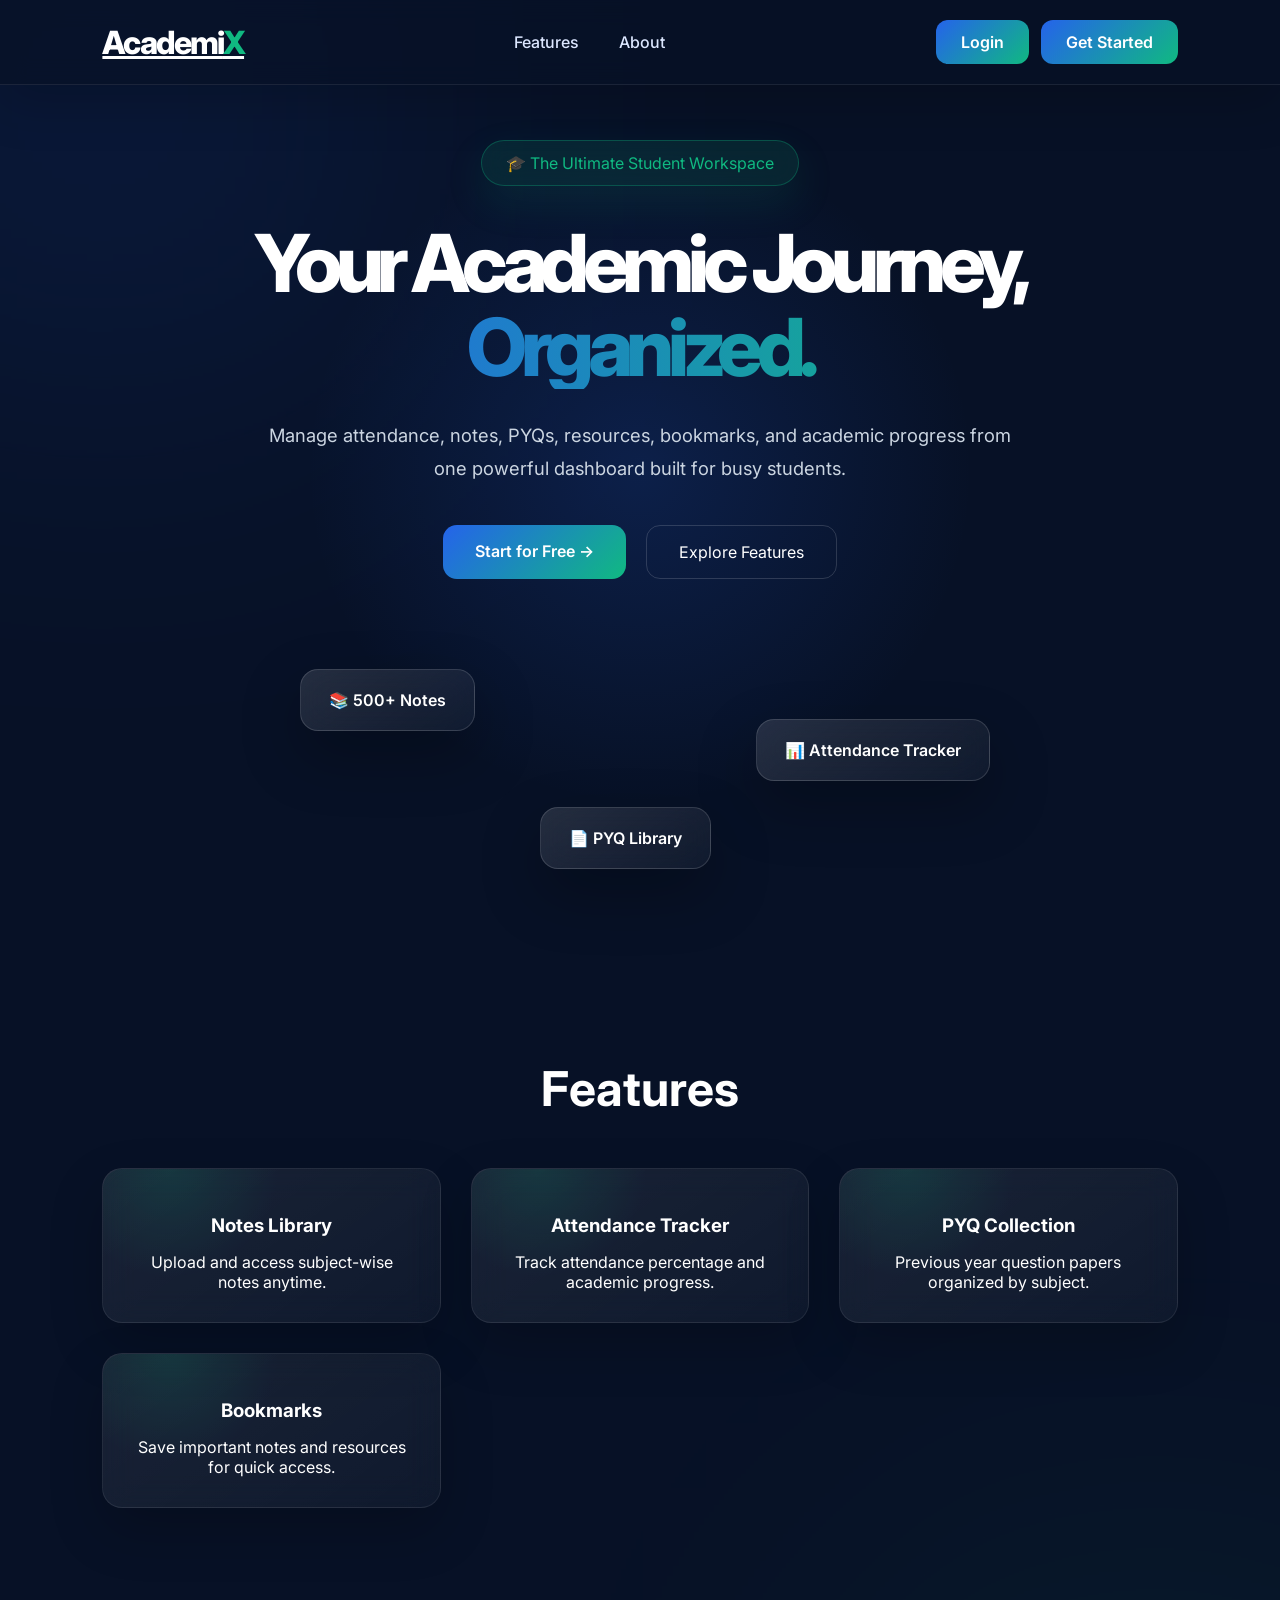
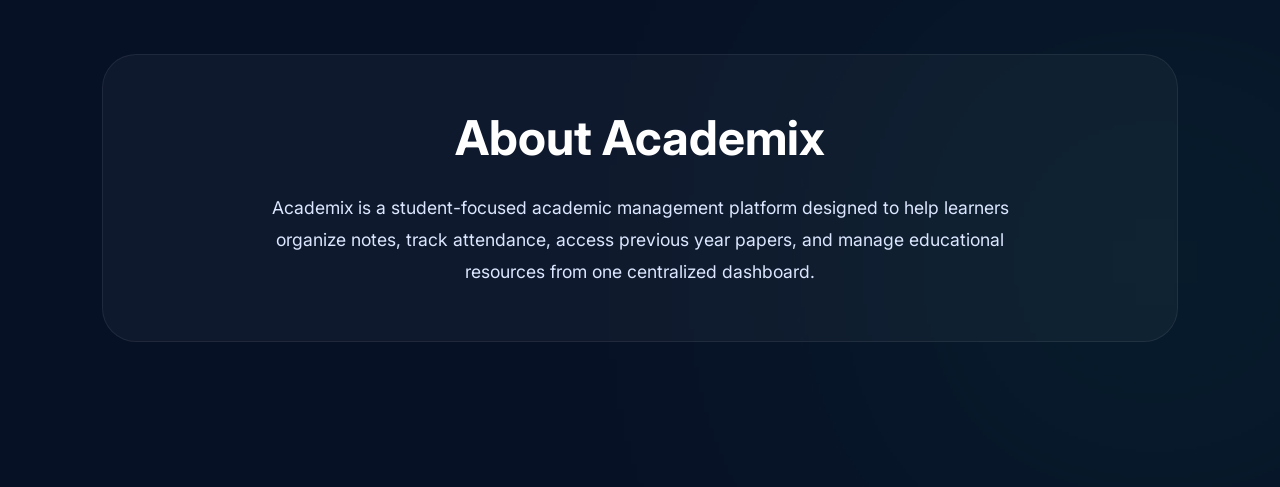
<file: index.html>
<!DOCTYPE html>
<html lang="en">
<head>
    <meta charset="UTF-8">
    <meta name="viewport" content="width=device-width, initial-scale=1.0">
    <meta
        name="description"
        content="Academix helps students manage notes, attendance, resources, bookmarks, and academic progress in one place."
    >
    <title>Academix</title>
    <link rel="stylesheet" href="css/style.css">
</head>
<body class="home-page">
    <header class="navbar">
        <a class="logo" href="index.html" aria-label="Academix home">
            Academi<span style="color:#10B981;">X</span>
        </a>

        <nav aria-label="Primary">
            <ul class="nav-links">
                <li><a href="#features">Features</a></li>
                <li><a href="#about">About</a></li>
            </ul>
        </nav>

        <div class="nav-actions">
            <a href="login.html" class="login-btn">Login</a>
            <a href="signup.html" class="signup-btn">Get Started</a>
        </div>
    </header>

    <main>
        <section class="hero">
            <div class="badge">🎓 The Ultimate Student Workspace</div>

            <h1>
                Your Academic Journey,
                <span>Organized.</span>
            </h1>

            <p>
                Manage attendance, notes, PYQs, resources, bookmarks, and academic progress
                from one powerful dashboard built for busy students.
            </p>

            <div class="hero-buttons">
                <a href="signup.html" class="primary-btn">Start for Free →</a>
                <a href="#features" class="secondary-btn">Explore Features</a>
            </div>

            <div class="floating-container" aria-hidden="true">
                <div class="card card1">📚 500+ Notes</div>
                <div class="card card2">📊 Attendance Tracker</div>
                <div class="card card3">📄 PYQ Library</div>
            </div>
        </section>

        <section id="features" class="features">
            <h2>Features</h2>

            <div class="feature-grid">
                <article class="feature-card">
                    <h3>Notes Library</h3>
                    <p>Upload and access subject-wise notes anytime.</p>
                </article>

                <article class="feature-card">
                    <h3>Attendance Tracker</h3>
                    <p>Track attendance percentage and academic progress.</p>
                </article>

                <article class="feature-card">
                    <h3>PYQ Collection</h3>
                    <p>Previous year question papers organized by subject.</p>
                </article>

                <article class="feature-card">
                    <h3>Bookmarks</h3>
                    <p>Save important notes and resources for quick access.</p>
                </article>
            </div>
        </section>

        <section id="about" class="about">
            <h2>About Academix</h2>

            <p>
                Academix is a student-focused academic management platform designed to help learners
                organize notes, track attendance, access previous year papers, and manage educational
                resources from one centralized dashboard.
            </p>
        </section>
    </main>
    <script src="js/storage.js"></script>
    <script>
        document.addEventListener("DOMContentLoaded", showPendingAppMessage);
    </script>
</body>
</html>
</file>
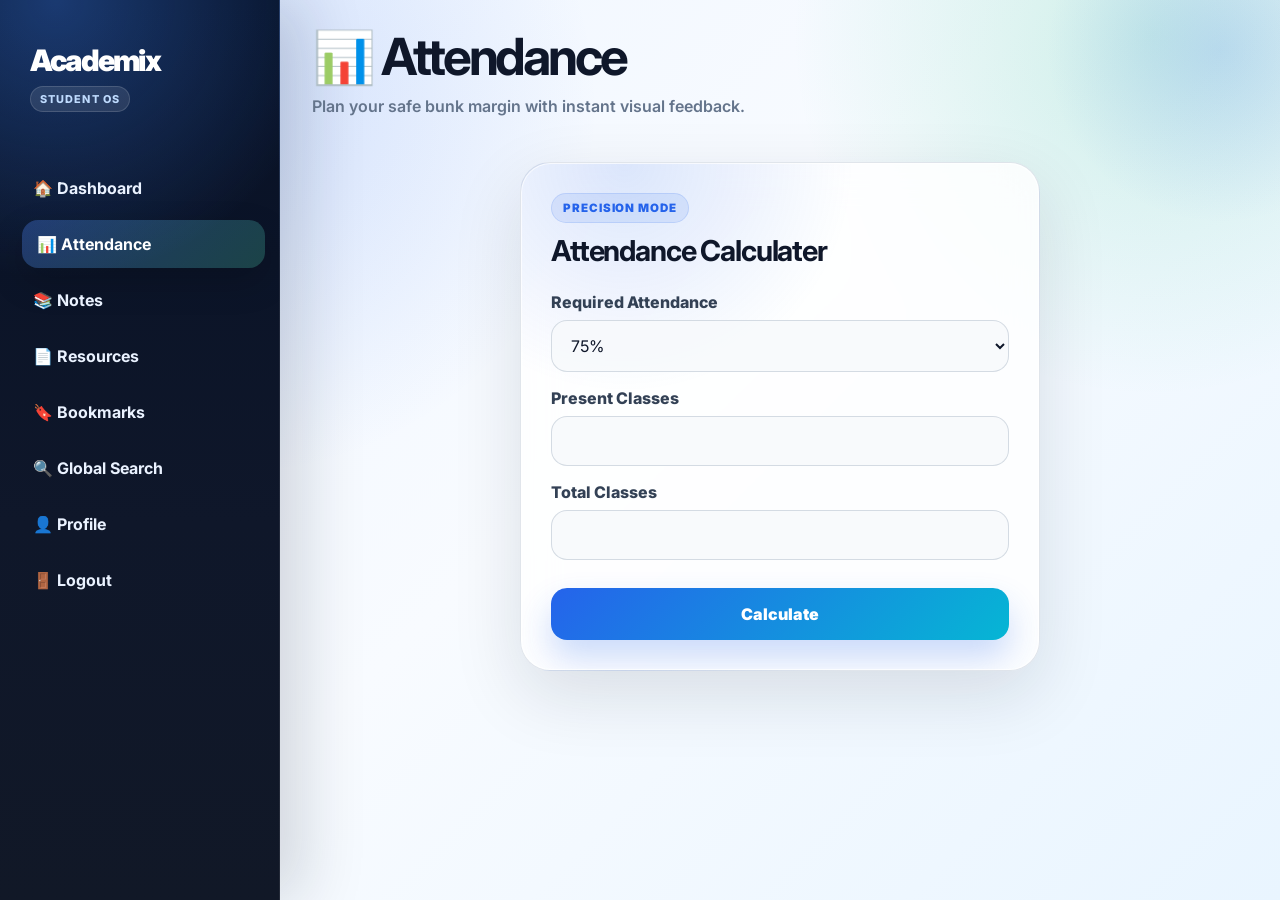
<file: attendance.html>
<!DOCTYPE html>
<html lang="en">
<head>
    <meta charset="UTF-8">
    <meta name="viewport" content="width=device-width, initial-scale=1.0">
    <title>Attendance - Academix</title>
    <link rel="stylesheet" href="css/style.css">
    <link rel="stylesheet" href="css/sidebar.css">
    <link rel="stylesheet" href="css/attendance.css">
    <link rel="stylesheet" href="css/responsive.css">
</head>
<body>

<div id="sidebar-mount"></div>

<div class="attendance-container">

    <div class="page-header">
        <h1>📊 Attendance</h1>
    </div>

    <div class="attendance-card" id="singleSubject">

        <h2>Attendance Calculater</h2>

        <div class="input-group">
            <label>Required Attendance</label>
            <select id="requiredPercentage">
                <option value="75">75%</option>
                <option value="80">80%</option>
                <option value="85">85%</option>
                <option value="90">90%</option>
            </select>
        </div>

        <div class="input-group">
            <label>Present Classes</label>
            <input type="number" id="presentClasses">
        </div>

        <div class="input-group">
            <label>Total Classes</label>
            <input type="number" id="totalClasses">
        </div>

        <button class="calculate-btn" type="button">
            Calculate
        </button>

        <div class="result-box" id="resultBox" style="display:none;">
            <p id="currentAttendance"></p>
            <p id="bunkResult"></p>
        </div>

    </div>

</div>

<script src="js/storage.js"></script>
<script src="js/attendance.js"></script>
<script src="js/sidebar.js"></script>
<script src="js/theme.js"></script>

</body>
</html>
</file>
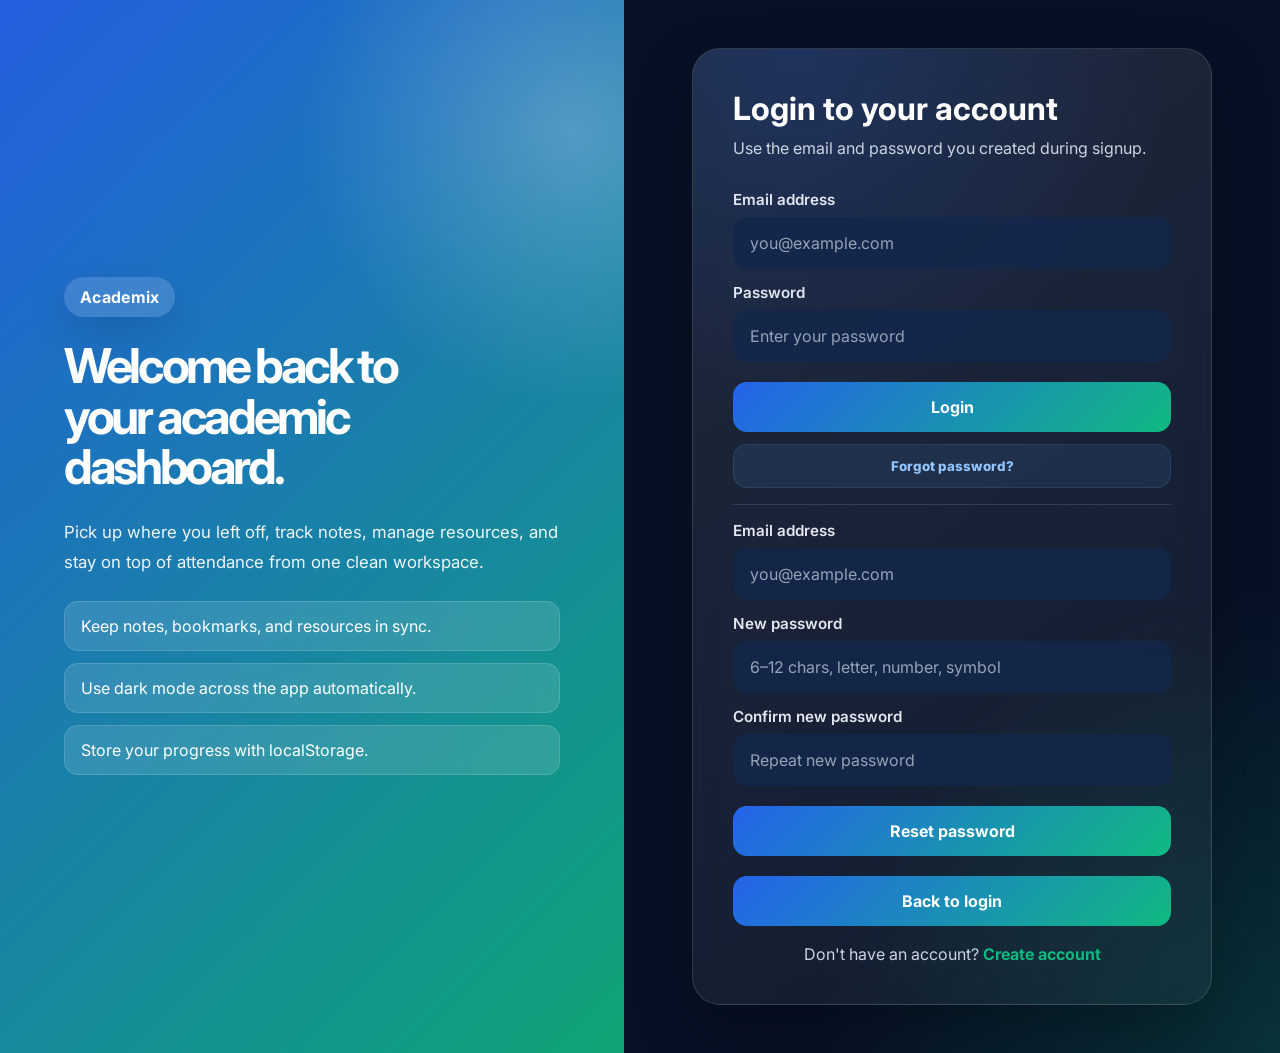
<file: bookmarks.html>
<!DOCTYPE html>
<html lang="en">
<head>
    <meta charset="UTF-8">
    <meta name="viewport" content="width=device-width, initial-scale=1.0">
    <title>Bookmarks - Academix</title>

    <link rel="stylesheet" href="css/style.css">
    <link rel="stylesheet" href="css/sidebar.css">
    <link rel="stylesheet" href="css/bookmarks.css">
    <link rel="stylesheet" href="css/responsive.css">
</head>
<body>

    <div id="sidebar-mount"></div>

    <!-- Main Content -->

    <main class="main-content">

        <h1>🔖 My Bookmarks</h1>

        <!-- Search -->

        <div class="bookmark-controls">
        
            <input type="text" id="searchBookmark" placeholder="Search bookmarks...">
        
            <select id="sortBookmarks" onchange="setSortOrder(this.value)">
        
                <option value="NEWEST">
                    Newest First
                </option>
        
                <option value="OLDEST">
                    Oldest First
                </option>
        
            </select>
        
        </div>

        <!-- Filter Buttons -->

        <div class="filter-buttons">

            <button class="filter-btn" data-type="ALL" onclick="setBookmarkFilter('ALL', this)">
                All
            </button>

            <button class="filter-btn" data-type="NOTES" onclick="setBookmarkFilter('NOTES', this)">
                📚 Notes
            </button>

            <button class="filter-btn" data-type="RESOURCES" onclick="setBookmarkFilter('RESOURCES', this)">
                📄 Resources
            </button>

        </div>

        <!-- Bookmark Cards -->

        <div id="bookmarkList">

        </div>

    </main>

    <script src="js/storage.js"></script>
    <script src="js/device-folder.js"></script>
    <script src="js/sidebar.js"></script>
    <script src="js/bookmarks.js"></script>
    <script src="js/theme.js"></script>

</body>
</html>
</file>
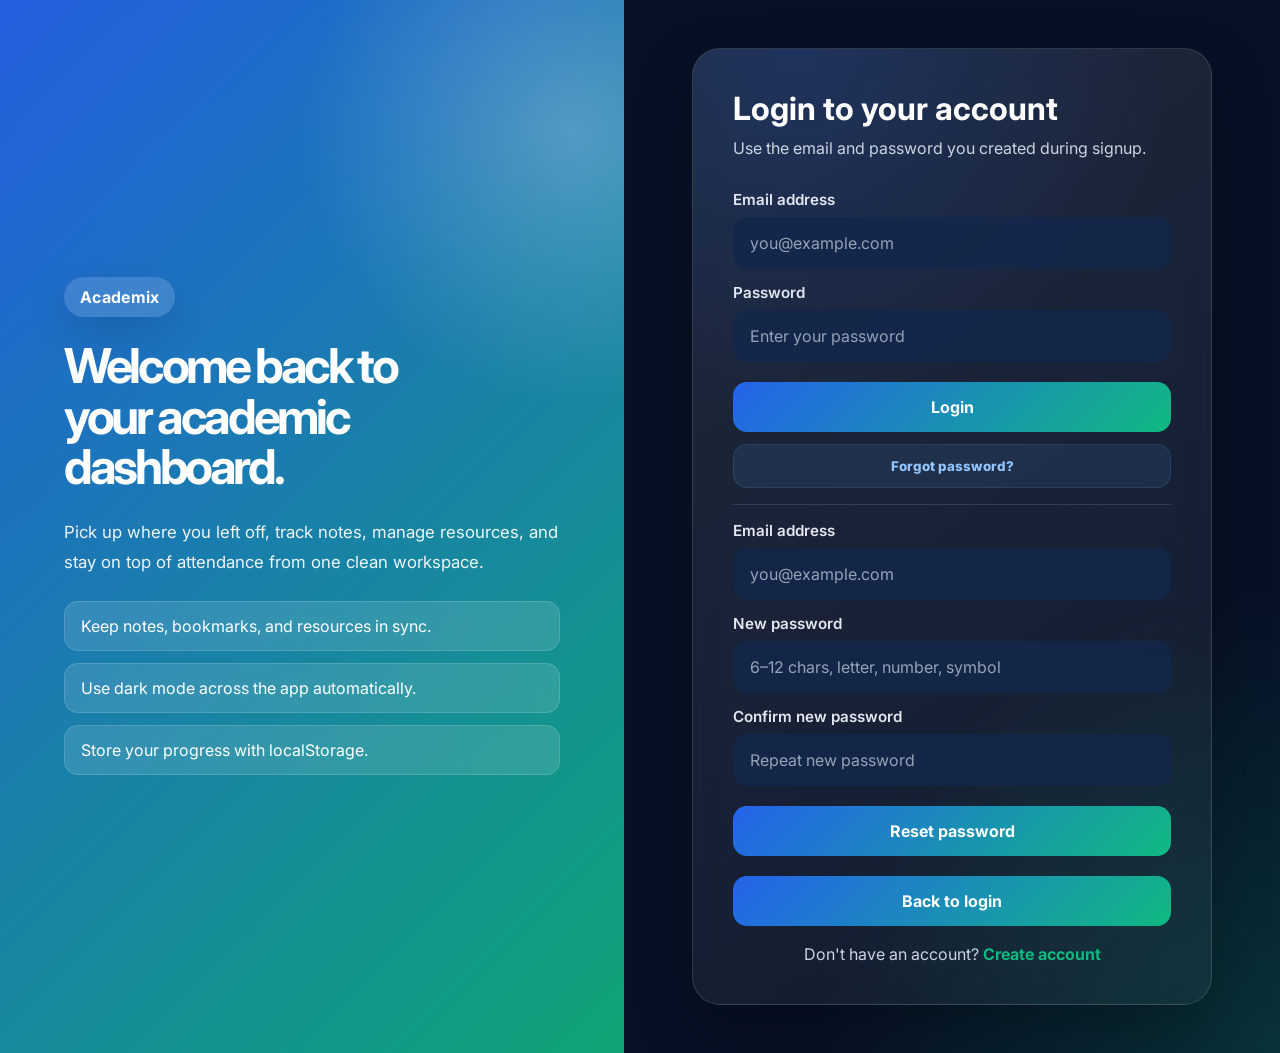
<file: dashboard.html>
<!DOCTYPE html>
<html lang="en">
<head>
    <meta charset="UTF-8">
    <meta name="viewport" content="width=device-width, initial-scale=1.0">
    <title>Dashboard - Academix</title>

    <link rel="stylesheet" href="css/style.css">
    <link rel="stylesheet" href="css/sidebar.css">
    <link rel="stylesheet" href="css/dashboard.css">
    <link rel="stylesheet" href="css/responsive.css">
</head>
<body class="dashboard-page">

    <div id="sidebar-mount"></div>

    <main class="main-content">

        <div class="dashboard-shell">

            <div class="top-bar">
                <div>
                    <span class="page-kicker">Student Command Center</span>
                    <h1 id="welcome">Welcome back</h1>
                </div>

                <div class="top-actions">
                    <button class="ghost-action" id="themeBtn" type="button">
                        &#127769; Dark Mode
                    </button>
                    <a class="primary-action" href="notes.html">
                        New Study Session
                    </a>
                </div>
            </div>

            <section class="dashboard-hero" aria-label="Dashboard summary">
                <div class="hero-content">
                    <span class="hero-pill">Live workspace</span>
                    <h2>Organize every note, link, and bookmark from one cinematic study hub.</h2>
                    <p>
                        Academix keeps your learning assets connected, searchable, and ready
                        when your next deep-work sprint begins.
                    </p>

                    <div class="hero-actions">
                        <a href="search.html">Explore Library</a>
                        <a href="resources.html">Add Resource</a>
                    </div>
                </div>

                <div class="hero-visual" aria-hidden="true">
                    <div class="orbital-ring ring-one"></div>
                    <div class="orbital-ring ring-two"></div>
                    <div class="core-orb">AX</div>
                    <span class="floating-chip chip-one">Notes synced</span>
                    <span class="floating-chip chip-two">Bookmarks ready</span>
                    <span class="floating-chip chip-three">Resources mapped</span>
                </div>
            </section>

            <section class="cards" aria-label="Academix statistics">

                <article class="card metric-card" tabindex="0">
                    <div class="metric-icon">&#128218;</div>
                    <div>
                        <span class="metric-label">Total Notes</span>
                        <p id="notesCount">0 Files</p>
                    </div>
                    <span class="metric-trend">Library</span>
                </article>

                <article class="card metric-card" tabindex="0">
                    <div class="metric-icon">&#128204;</div>
                    <div>
                        <span class="metric-label">Pinned Notes</span>
                        <p id="pinnedNotesCount">0</p>
                    </div>
                    <span class="metric-trend">Priority</span>
                </article>

                <article class="card metric-card" tabindex="0">
                    <div class="metric-icon">&#11088;</div>
                    <div>
                        <span class="metric-label">Bookmarked Notes</span>
                        <p id="bookmarkedNotesCount">0</p>
                    </div>
                    <span class="metric-trend">Saved</span>
                </article>

                <article class="card metric-card" tabindex="0">
                    <div class="metric-icon">&#128196;</div>
                    <div>
                        <span class="metric-label">Resources</span>
                        <p id="resourcesCount">0 Links</p>
                    </div>
                    <span class="metric-trend">Research</span>
                </article>

                <article class="card metric-card" tabindex="0">
                    <div class="metric-icon">&#128161;</div>
                    <div>
                        <span class="metric-label">Saved Resources</span>
                        <p id="bookmarkedResourcesCount">0</p>
                    </div>
                    <span class="metric-trend">Useful</span>
                </article>

                <article class="card metric-card" tabindex="0">
                    <div class="metric-icon">&#128278;</div>
                    <div>
                        <span class="metric-label">Total Bookmarks</span>
                        <p id="bookmarksCount">0 Saved</p>
                    </div>
                    <span class="metric-trend">Vault</span>
                </article>

            </section>

            <section class="overview">

                <article class="big-card focus-card">
                    <span class="section-eyebrow">Today's Overview</span>
                    <h2>Turn scattered study material into a clean learning system.</h2>

                    <p>
                        Jump into notes, review your saved resources, scan bookmarks, or
                        search everything at once from this dashboard.
                    </p>

                    <div class="focus-grid">
                        <a href="notes.html">
                            <span>Write Notes</span>
                            <strong>Capture ideas</strong>
                        </a>
                        <a href="bookmarks.html">
                            <span>Review Saved</span>
                            <strong>Revisit key items</strong>
                        </a>
                        <a href="attendance.html">
                            <span>Attendance</span>
                            <strong>Track consistency</strong>
                        </a>
                    </div>
                </article>

                <aside class="big-card insight-card">
                    <span class="section-eyebrow">Smart Path</span>
                    <h2>Suggested Flow</h2>

                    <ol>
                        <li>Search your existing library.</li>
                        <li>Pin the most useful notes.</li>
                        <li>Bookmark resources for revision.</li>
                    </ol>
                </aside>

            </section>

            <section class="activity-card">

                <div class="activity-header">
                    <div>
                        <span class="section-eyebrow">Live Log</span>
                        <h2>Recent Activity</h2>
                    </div>
                    <a href="bookmarks.html">Open Vault</a>
                </div>

                <div id="activityList" class="activity-list"></div>

            </section>

        </div>

    </main>

    <script src="js/storage.js"></script>
    <script src="js/auth.js"></script>
    <script src="js/dashboard.js"></script>
    <script src="js/sidebar.js"></script>
    <script src="js/theme.js"></script>

</body>
</html>
</file>
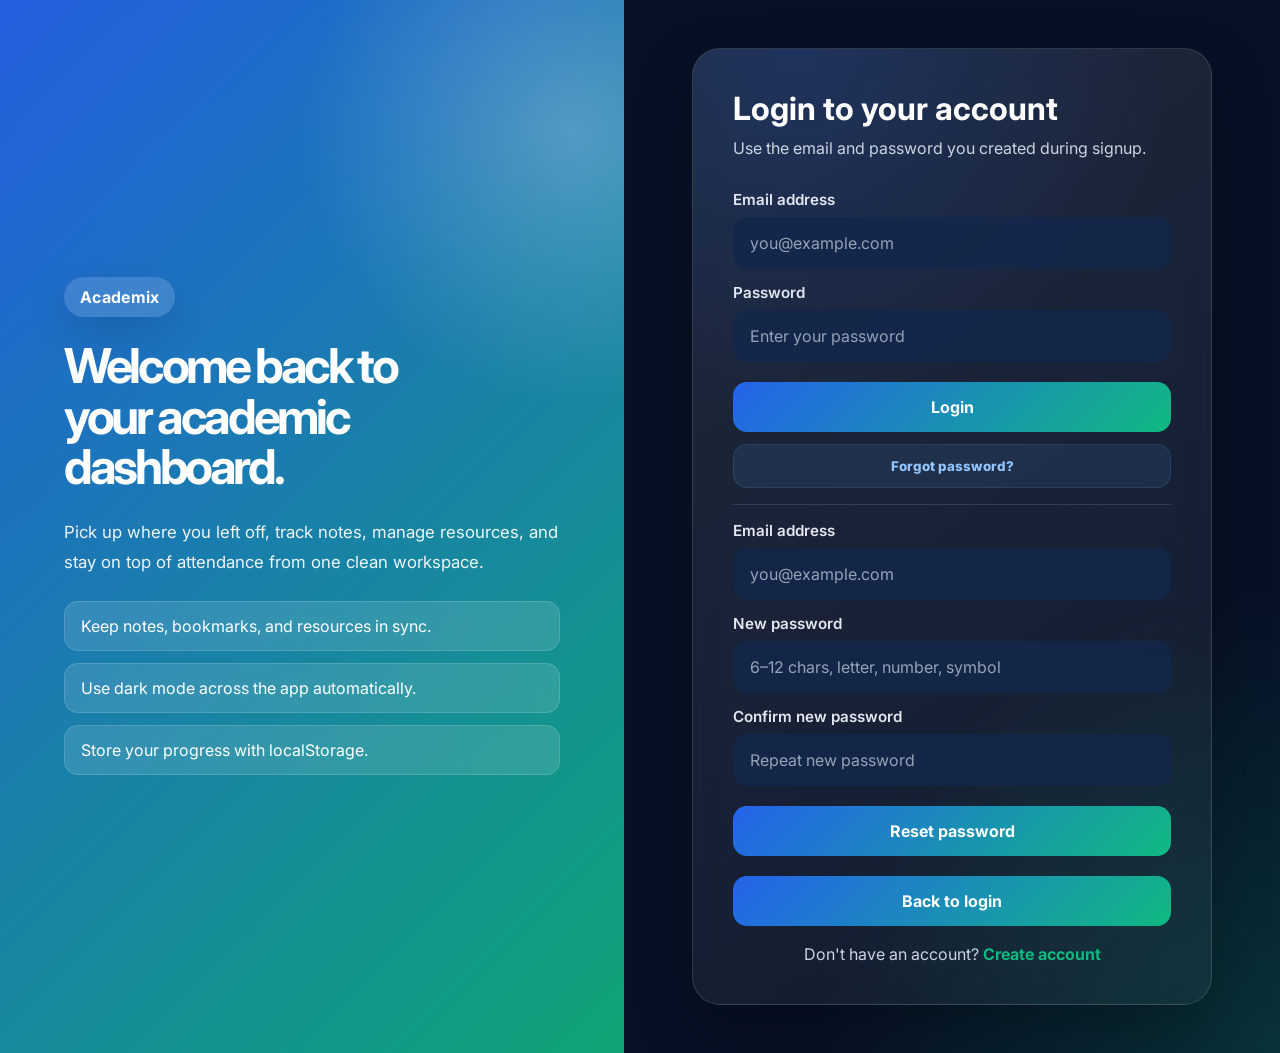
<file: login.html>
<!DOCTYPE html>
<html lang="en">
<head>
    <meta charset="UTF-8">
    <meta name="viewport" content="width=device-width, initial-scale=1.0">
    <title>Login - Academix</title>
    <link rel="stylesheet" href="css/auth.css">
</head>
<body>
    <main class="auth-shell">
        <section class="auth-hero" aria-label="Academix introduction">
            <div class="brand">Academix</div>
            <h1>Welcome back to your academic dashboard.</h1>
            <p>Pick up where you left off, track notes, manage resources, and stay on top of attendance from one clean workspace.</p>
            <ul class="auth-highlights">
                <li>Keep notes, bookmarks, and resources in sync.</li>
                <li>Use dark mode across the app automatically.</li>
                <li>Store your progress with localStorage.</li>
            </ul>
        </section>

        <section class="auth-panel" aria-label="Login form">
            <div class="auth-card">
                <h2>Login to your account</h2>
                <p class="subtitle">Use the email and password you created during signup.</p>

                <form id="loginForm" class="auth-form">
                    <label class="field" for="email">
                        <span>Email address</span>
                        <input
                            type="email"
                            id="email"
                            name="email"
                            placeholder="you@example.com"
                            autocomplete="email"
                            required
                        >
                    </label>

                    <label class="field" for="password">
                        <span>Password</span>
                        <input
                            type="password"
                            id="password"
                            name="password"
                            placeholder="Enter your password"
                            autocomplete="current-password"
                            required
                        >
                    </label>

                    <button type="submit">Login</button>
                </form>

                <button id="forgotPasswordBtn" class="text-action" type="button">
                    Forgot password?
                </button>

                <form id="resetPasswordForm" class="auth-form reset-form" hidden>
                    <label class="field" for="resetEmail">
                        <span>Email address</span>
                        <input
                            type="email"
                            id="resetEmail"
                            name="resetEmail"
                            placeholder="you@example.com"
                            autocomplete="email"
                            required
                        >
                    </label>

                    <label class="field" for="newPassword">
                        <span>New password</span>
                        <input
                            type="password"
                            id="newPassword"
                            name="newPassword"
                            placeholder="6–12 chars, letter, number, symbol"
                            autocomplete="new-password"
                            required
                        >
                    </label>

                    <label class="field" for="confirmNewPassword">
                        <span>Confirm new password</span>
                        <input
                            type="password"
                            id="confirmNewPassword"
                            name="confirmNewPassword"
                            placeholder="Repeat new password"
                            autocomplete="new-password"
                            required
                        >
                    </label>

                    <button type="submit">Reset password</button>
                    <button id="backToLoginBtn" class="secondary-auth-btn" type="button">
                        Back to login
                    </button>
                </form>

                <p class="auth-link">
                    Don't have an account?
                    <a href="signup.html">Create account</a>
                </p>
            </div>
        </section>
    </main>

    <script src="js/storage.js"></script>
    <script src="js/auth.js"></script>
    <script>
        redirectIfLoggedIn();
    </script>
</body>
</html>
</file>
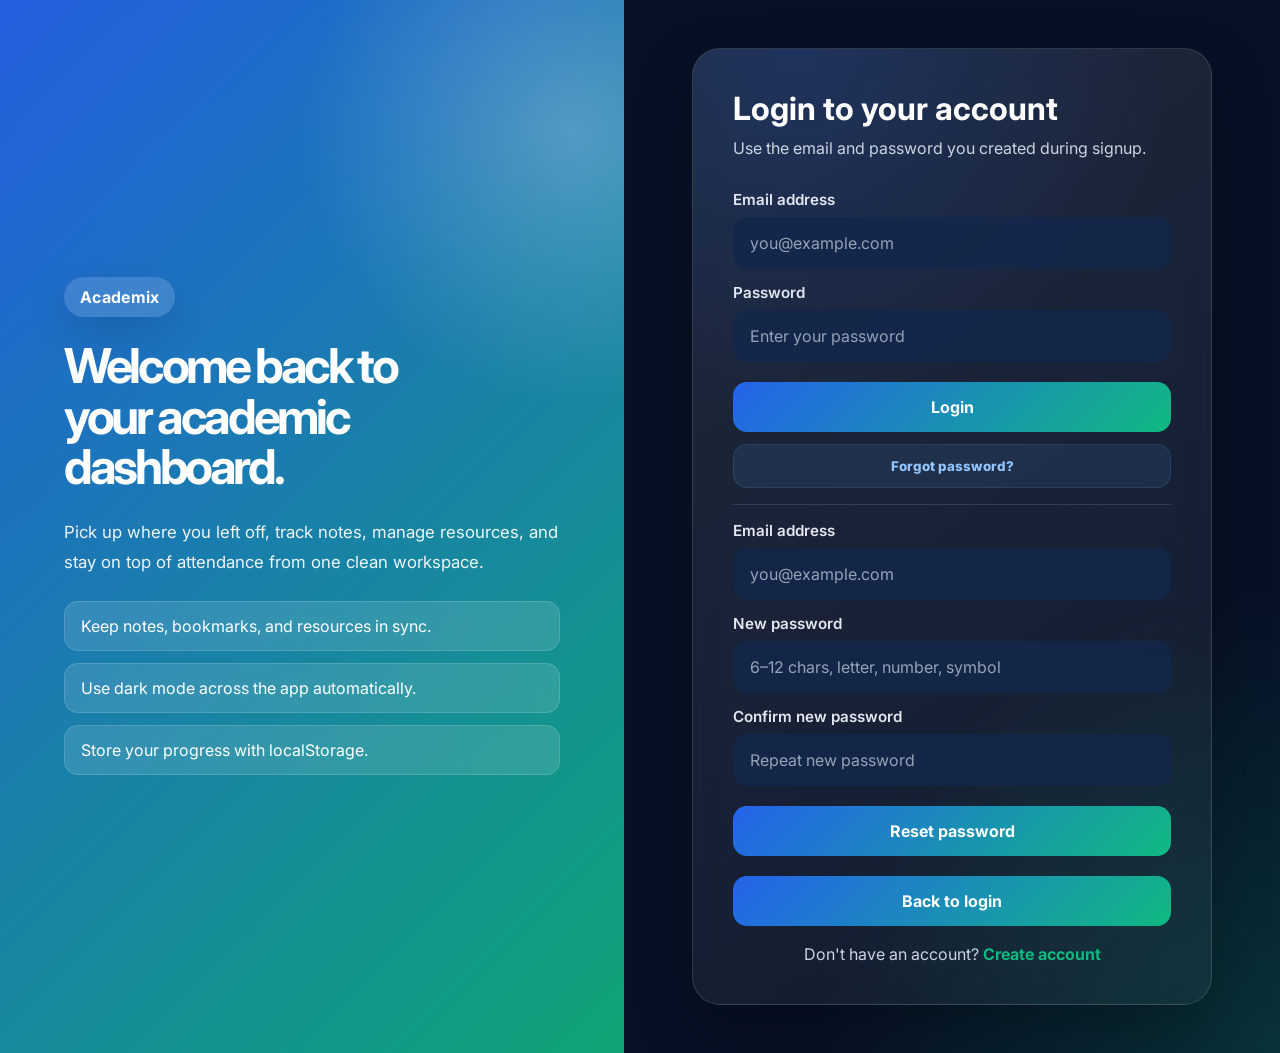
<file: profile.html>
<!DOCTYPE html>
<html lang="en">
<head>

    <meta charset="UTF-8">

    <meta
        name="viewport"
        content="width=device-width, initial-scale=1.0"
    >

    <title>Profile - Academix</title>

    <link
        rel="stylesheet"
        href="css/style.css"
    >

    <link
        rel="stylesheet"
        href="css/sidebar.css"
    >

    <link
        rel="stylesheet"
        href="css/profile.css"
    >
    <link
        rel="stylesheet"
        href="css/responsive.css"
    >

</head>
<body>

    <button class="sidebar-toggle" type="button" aria-label="Open navigation menu" aria-expanded="false" aria-controls="app-sidebar">
        <span class="sidebar-toggle-bar" aria-hidden="true"></span>
        <span class="sidebar-toggle-bar" aria-hidden="true"></span>
        <span class="sidebar-toggle-bar" aria-hidden="true"></span>
    </button>
    <div class="sidebar-overlay" aria-hidden="true"></div>

    <aside class="sidebar" id="app-sidebar">

        <h2 class="logo">

            Academix

        </h2>

        <ul>

            <li>

                <a href="dashboard.html">

                    🏠 Dashboard

                </a>

            </li>

            <li>

                <a href="attendance.html">

                    📊 Attendance

                </a>

            </li>

            <li>

                <a href="notes.html">

                    📚 Notes

                </a>

            </li>

            <li>

                <a href="resources.html">

                    📄 Resources

                </a>

            </li>

            <li>

                <a href="bookmarks.html">

                    🔖 Bookmarks

                </a>

            </li>

            <li>
                <a href="search.html">
                    🔍 Global Search
                </a>
            </li>

            <li class="active">

                <a href="profile.html">

                    👤 Profile

                </a>

            </li>

            <li onclick="logout()">

                🚪 Logout

            </li>

        </ul>

    </aside>

    <!-- Main -->

    <main class="main-content">

        <h1>

            👤 My Profile

        </h1>

        <div class="profile-container">

            <div class="profile-card">

                <h2 id="userName">

                    User

                </h2>

                <p id="userEmail">

                    Email

                </p>

            </div>

            <div class="stats-grid">

                <div class="stat-card">

                    <h3>

                        📚 Notes

                    </h3>

                    <p id="totalNotes">

                        0

                    </p>

                </div>

                <div class="stat-card">

                    <h3>

                        📄 Resources

                    </h3>

                    <p id="totalResources">

                        0

                    </p>

                </div>

                <div class="stat-card">

                    <h3>

                        🔖 Bookmarks

                    </h3>

                    <p id="totalBookmarks">

                        0

                    </p>

                </div>

            </div>

            <button
                id="themeBtn"
            >

                🌙 Dark Mode

            </button>

        </div>

    </main>

    <script src="js/storage.js"></script>

    <script src="js/auth.js"></script>

    <script src="js/profile.js"></script>
    <script src="js/sidebar.js"></script>
    <script src="js/theme.js"></script>

</body>
</html>
</file>
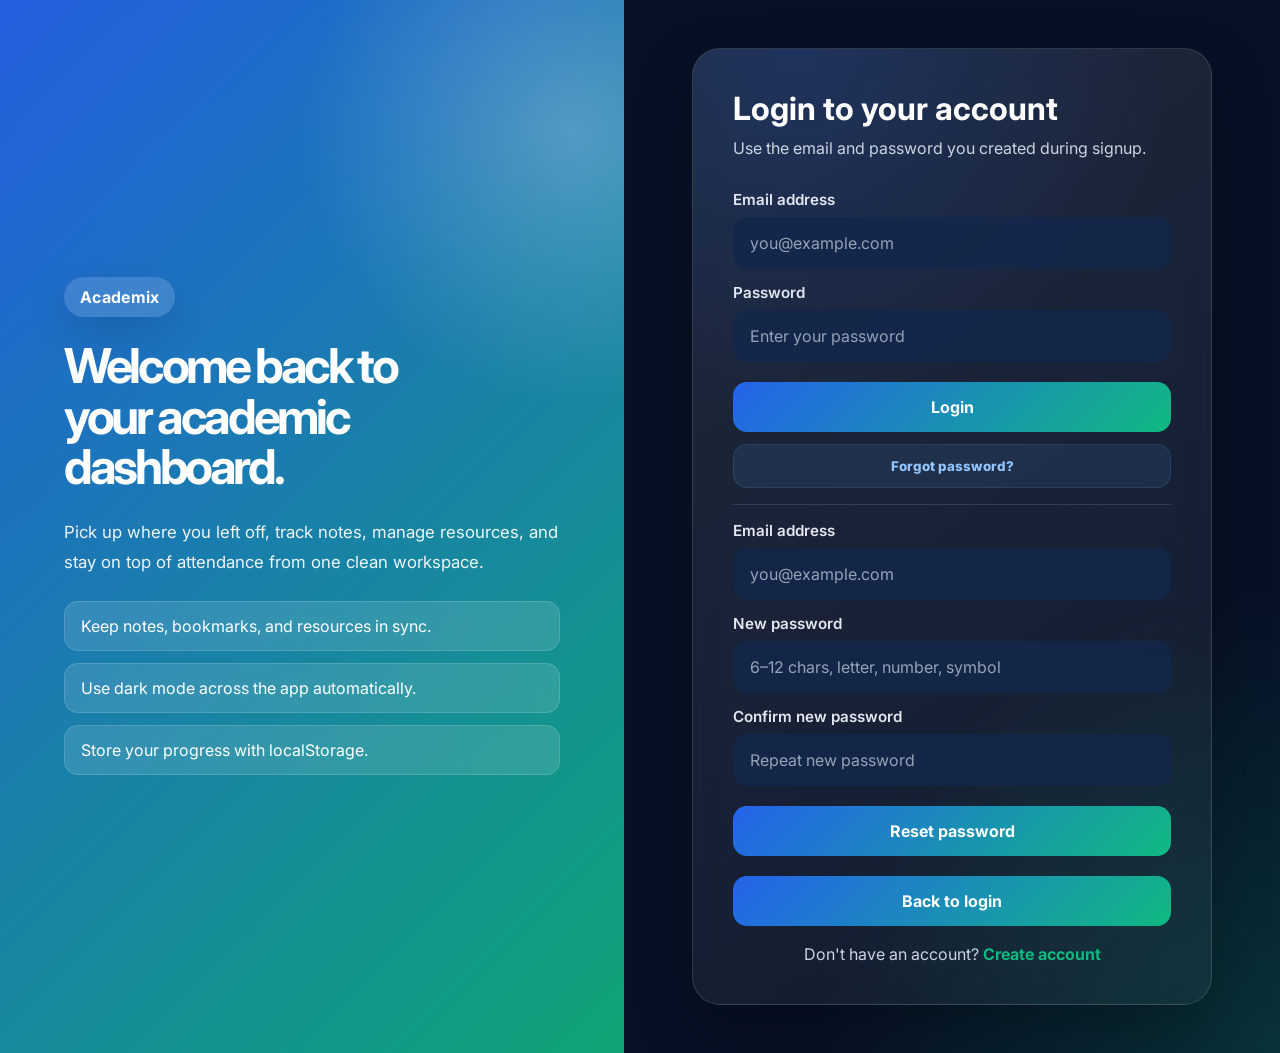
<file: resources.html>
<!DOCTYPE html>
<html lang="en">
<head>
    <meta charset="UTF-8">
    <meta name="viewport" content="width=device-width, initial-scale=1.0">
    <title>Resources - Academix</title>

    <link rel="stylesheet" href="css/style.css">
    <link rel="stylesheet" href="css/sidebar.css">
    <link rel="stylesheet" href="css/resources.css">
    <link rel="stylesheet" href="css/responsive.css">
</head>
<body>

    <div id="sidebar-mount"></div>

    <!-- Main Content -->

    <main class="main-content">

        <h1>📄 Study Resources</h1>

        <!-- Add Resource Form -->

        <form id="resourceForm">

            <input
                type="text"
                id="title"
                placeholder="Resource Title"
                required
            >

            <div class="subject-manager">
                <label for="subject">Subject Folder</label>
                <select id="subject" required></select>

                <div class="new-subject-row">
                    <input
                        type="text"
                        id="newSubjectInput"
                        placeholder="Add subject once, then select it"
                    >
                    <button id="addSubjectBtn" type="button">
                        Add Subject
                    </button>
                </div>
            </div>


            <label>Resource Type</label>
            
            <select id="type">
            
                <option value="PDF">📄 PDF Notes</option>
            
                <option value="PPT">📊 PPT</option>
            
                <option value="VIDEO">🎥 Video Lecture</option>
            
                <option value="PYQ">📝 Previous Year Questions</option>
            
                <option value="LINK">🔗 Link</option>
            
                <option value="BOOK">📚 Book</option>
            
            </select>

            <input
                type="url"
                id="url"
                placeholder="Paste Resource Link (optional if uploading a file)"
            >

            <div class="folder-manager">
                <button id="connectFolderBtn" type="button">
                    Connect Device Folder
                </button>
                <p id="folderStatus" class="form-hint">
                    For PDFs/PPTs/files, connect a folder first. Academix will create
                    Academix / Subject folders when your browser supports it.
                </p>
            </div>

            <label for="fileUpload">Or upload a local file</label>

            <input
                type="file"
                id="fileUpload"
                accept=".pdf,.ppt,.pptx,.doc,.docx,.txt,.png,.jpg,.jpeg,.gif,.mp4,.webm,.mp3,.wav"
            >

            <p class="form-hint">
                Links stay in the app. Uploaded files are saved to your connected device folder, not inside localStorage.
            </p>

            <p id="fileName" class="file-name"></p>

            <input
                type="text"
                id="tags"
                placeholder="Tags (comma separated)"
            >

            <button type="submit">

                Add Resource

            </button>

        </form>


        <!-- Search -->

        <input
            type="text"
            id="searchResource"
            placeholder="🔍Search resources..."
        >

        <section class="restore-panel">
            <div class="restore-header">
                <h2>Last Deleted Resources</h2>
                <span>Max 5</span>
            </div>
            <div id="deletedResourcesList" class="restore-list"></div>
        </section>

        <div class="filter-buttons">
            <button class="filter-btn" data-type="ALL" onclick="setFilter('ALL', this)">
                All
            </button>

            <button class="filter-btn" data-type="PDF" onclick="setFilter('PDF', this)">
                📄 PDF
            </button>

            <button class="filter-btn" data-type="PPT" onclick="setFilter('PPT', this)">
                📊 PPT
            </button>

            <button class="filter-btn" data-type="VIDEO" onclick="setFilter('VIDEO', this)">
                🎥 Video
            </button>

            <button class="filter-btn" data-type="PYQ" onclick="setFilter('PYQ', this)">
                📝 PYQ
            </button>

            <button class="filter-btn" data-type="LINK" onclick="setFilter('LINK', this)">
                🔗 Link
            </button>

            <button class="filter-btn" data-type="BOOK" onclick="setFilter('BOOK', this)">
                📚 Book
            </button>

        </div>
        <!-- Resources List -->

        <div id="resourceList">

        </div>

    </main>

    <script src="js/storage.js"></script>
    <script src="js/device-folder.js"></script>
    <script src="js/resources.js"></script>
    <script src="js/sidebar.js"></script>
    <script src="js/theme.js"></script>

</body>
</html>
</file>
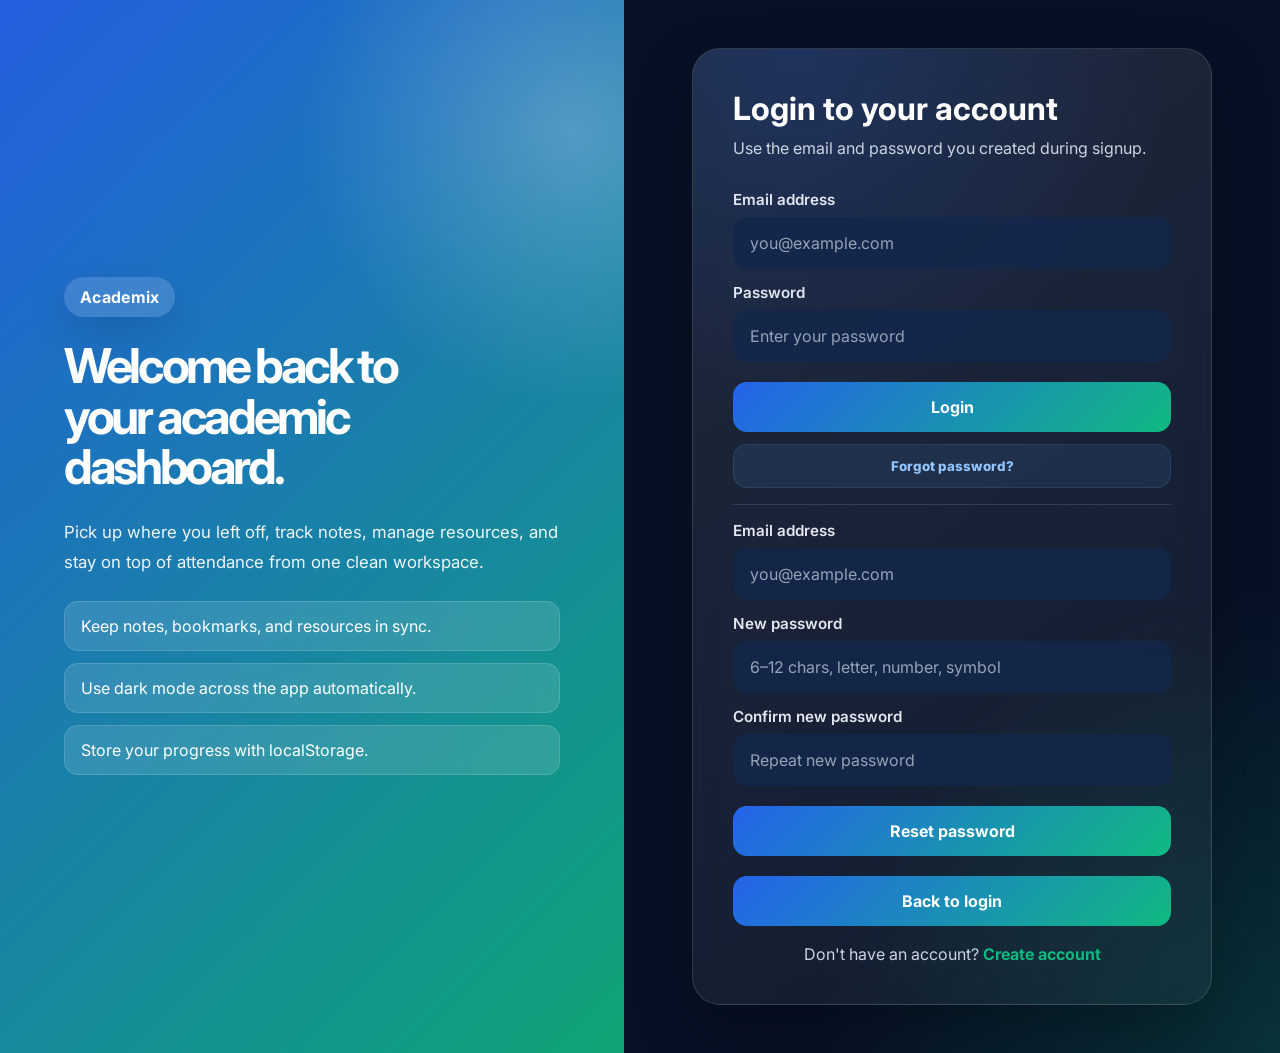
<file: search.html>
<!DOCTYPE html>
<html lang="en">
<head>

    <meta charset="UTF-8">

    <meta
        name="viewport"
        content="width=device-width, initial-scale=1.0"
    >

    <title>Global Search - Academix</title>

    <link
        rel="stylesheet"
        href="css/style.css"
    >
    <link
        rel="stylesheet"
        href="css/sidebar.css"
    >
    <link
        rel="stylesheet"
        href="css/search.css"
    >
    <link
        rel="stylesheet"
        href="css/responsive.css"
    >

</head>
<body>

    <button class="sidebar-toggle" type="button" aria-label="Open navigation menu" aria-expanded="false" aria-controls="app-sidebar">
        <span class="sidebar-toggle-bar" aria-hidden="true"></span>
        <span class="sidebar-toggle-bar" aria-hidden="true"></span>
        <span class="sidebar-toggle-bar" aria-hidden="true"></span>
    </button>
    <div class="sidebar-overlay" aria-hidden="true"></div>

    <aside class="sidebar" id="app-sidebar">

        <h2 class="logo">

            Academix

        </h2>

        <ul>

            <li>

                <a href="dashboard.html">

                    🏠 Dashboard

                </a>

            </li>

            <li><a href = "attendance.html" >📊 Attendance</a></li>

            <li>

                <a href="notes.html">

                    📚 Notes

                </a>

            </li>

            <li>

                <a href="resources.html">

                    📄 Resources

                </a>

            </li>

            <li>

                <a href="bookmarks.html">

                    🔖 Bookmarks

                </a>

            </li>

            <li class="active">

                <a href="search.html">

                    🔍 Global Search

                </a>

            </li>

            <li>

                <a href="profile.html">

                    👤 Profile

                </a>

            </li>

            <li onclick="logout()">
                🚪 Logout
            </li>

        </ul>

    </aside>

    <main class="main-content">

        <h1>

            🔍 Global Search

        </h1>

        <input
            type="text"
            id="searchInput"
            placeholder="Search notes, resources, tags..."
        >

        <div id="searchResults">

        </div>

    </main>

    <script src="js/storage.js"></script>
    <script src="js/device-folder.js"></script>

    <script src="js/search.js"></script>
    <script src="js/sidebar.js"></script>
    <script src="js/theme.js"></script>

</body>
</html>
</file>
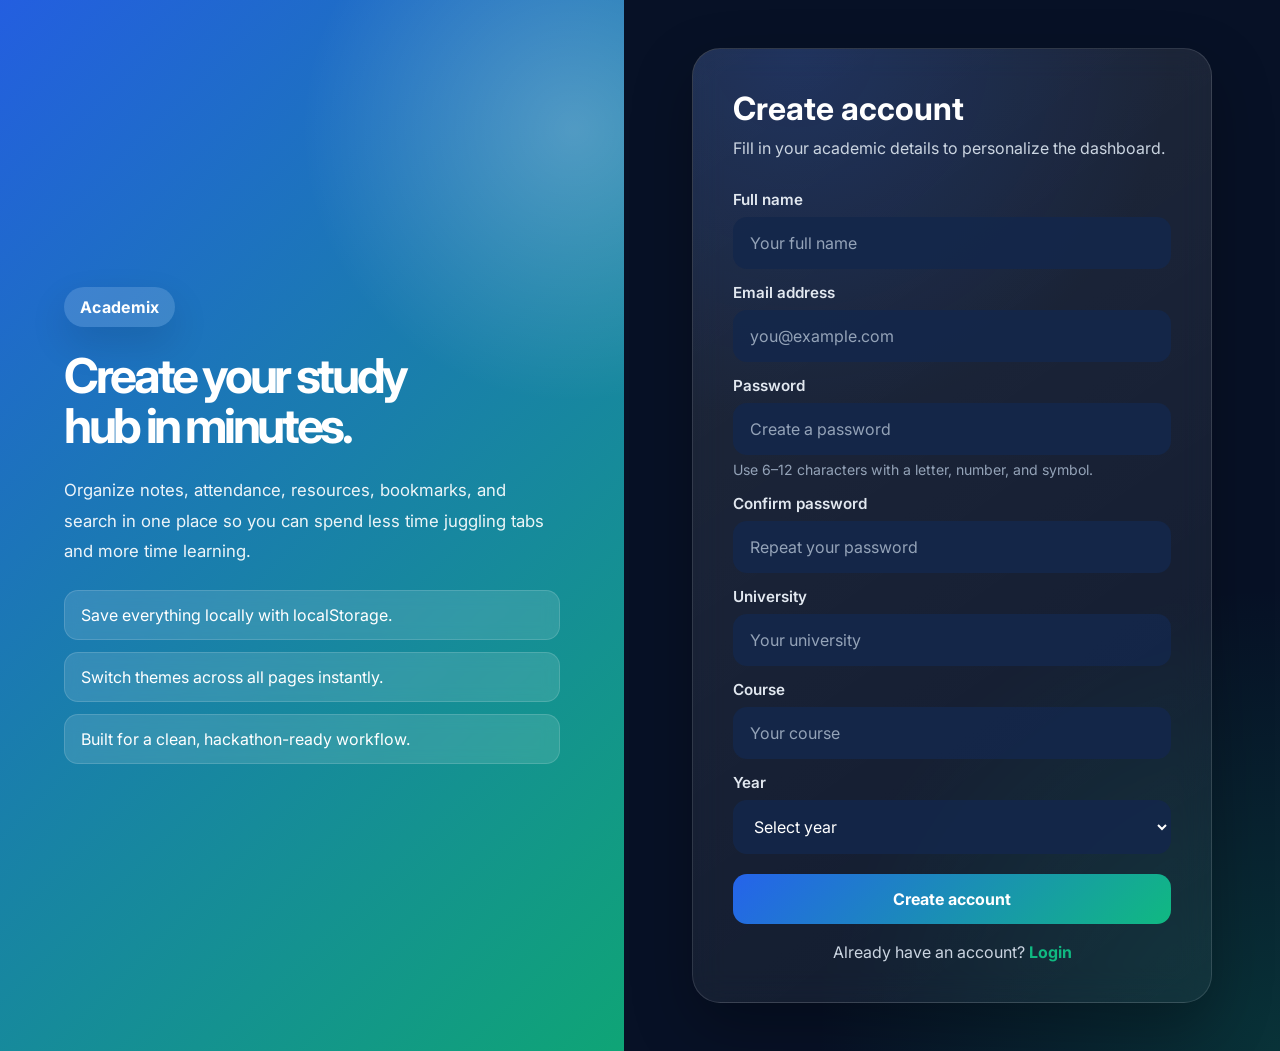
<file: signup.html>
<!DOCTYPE html>
<html lang="en">
<head>
    <meta charset="UTF-8">
    <meta name="viewport" content="width=device-width, initial-scale=1.0">
    <title>Signup - Academix</title>
    <link rel="stylesheet" href="css/auth.css">
</head>
<body>
    <main class="auth-shell">
        <section class="auth-hero" aria-label="Academix introduction">
            <div class="brand">Academix</div>
            <h1>Create your study hub in minutes.</h1>
            <p>Organize notes, attendance, resources, bookmarks, and search in one place so you can spend less time juggling tabs and more time learning.</p>
            <ul class="auth-highlights">
                <li>Save everything locally with localStorage.</li>
                <li>Switch themes across all pages instantly.</li>
                <li>Built for a clean, hackathon-ready workflow.</li>
            </ul>
        </section>

        <section class="auth-panel" aria-label="Signup form">
            <div class="auth-card">
                <h2>Create account</h2>
                <p class="subtitle">Fill in your academic details to personalize the dashboard.</p>

                <form id="signupForm" class="auth-form">
                    <label class="field" for="name">
                        <span>Full name</span>
                        <input
                            type="text"
                            id="name"
                            name="name"
                            placeholder="Your full name"
                            autocomplete="name"
                            required
                        >
                    </label>

                    <label class="field" for="email">
                        <span>Email address</span>
                        <input
                            type="email"
                            id="email"
                            name="email"
                            placeholder="you@example.com"
                            autocomplete="email"
                            required
                        >
                    </label>

                    <label class="field" for="password">
                        <span>Password</span>
                        <input
                            type="password"
                            id="password"
                            name="password"
                            placeholder="Create a password"
                            autocomplete="new-password"
                            required
                        >
                        <small id="passwordHint" class="hint">
                            Use 6–12 characters with a letter, number, and symbol.
                        </small>
                    </label>

                    <label class="field" for="confirmPassword">
                        <span>Confirm password</span>
                        <input
                            type="password"
                            id="confirmPassword"
                            name="confirmPassword"
                            placeholder="Repeat your password"
                            autocomplete="new-password"
                            required
                        >
                    </label>

                    <label class="field" for="university">
                        <span>University</span>
                        <input
                            type="text"
                            id="university"
                            name="university"
                            placeholder="Your university"
                            autocomplete="organization"
                            required
                        >
                    </label>

                    <label class="field" for="course">
                        <span>Course</span>
                        <input
                            type="text"
                            id="course"
                            name="course"
                            placeholder="Your course"
                            autocomplete="off"
                            required
                        >
                    </label>

                    <label class="field" for="year">
                        <span>Year</span>
                        <select id="year" name="year" required>
                            <option value="">Select year</option>
                            <option value="1st Year">1st Year</option>
                            <option value="2nd Year">2nd Year</option>
                            <option value="3rd Year">3rd Year</option>
                            <option value="4th Year">4th Year</option>
                        </select>
                    </label>

                    <button type="submit">Create account</button>
                </form>

                <p class="auth-link">
                    Already have an account?
                    <a href="login.html">Login</a>
                </p>
            </div>
        </section>
    </main>

    <script src="js/storage.js"></script>
    <script src="js/auth.js"></script>
    <script>
        redirectIfLoggedIn();
    </script>
</body>
</html>
</file>
<file: css/style.css>
@import url('https://fonts.googleapis.com/css2?family=Inter:wght@300;400;500;600;700;800;900&display=swap');

:root{
    --bg: #071126;
    --bg-light: #0F1F3D;

    --primary: #2563EB;      /* Blue */
    --secondary: #10B981;    /* Green */

    --accent: #FBBF24;       /* Yellow */

    --white: #FFFFFF;
    --text: #DCE7FF;

    /* Icon color (dark by default -> used for Light Mode) */
    --icon-color: #0f172a; /* dark slate */
    --icon-bg: rgba(37,99,235,.08);

    --card: rgba(255,255,255,0.05);
}

/* Dark theme variable overrides (body.dark is applied by js/theme.js) */
body.dark{
    --icon-color: #f8fafc; /* near-white for dark mode */
}

html{
    scroll-behavior:smooth;
}

*{
    margin:0;
    padding:0;
    box-sizing:border-box;
    font-family:'Inter',sans-serif;
}

html{
    scroll-behavior:smooth;
}

body{
    background:var(--bg);
    color:var(--white);
    overflow-x:hidden;
    position:relative;
}

/* Background Glow */

body.home-page::before{
    content:"";
    position:absolute;
    width:500px;
    height:500px;
    background:var(--primary);
    top:-150px;
    left:-150px;
    filter:blur(180px);
    opacity:.15;
    z-index:-1;
}

body.home-page::after{
    content:"";
    position:absolute;
    width:450px;
    height:450px;
    background:var(--secondary);
    bottom:-100px;
    right:-100px;
    filter:blur(180px);
    opacity:.12;
    z-index:-1;
}

/* Navbar */

.navbar{
    position:fixed;
    top:0;
    left:0;
    width:100%;
    padding:20px 8%;

    display:flex;
    justify-content:space-between;
    align-items:center;

    background:rgba(7,17,38,.85);
    backdrop-filter:blur(12px);

    border-bottom:1px solid rgba(255,255,255,.05);
    z-index:1000;
}

.logo{
    font-size:2rem;
    font-weight:800;
    color:var(--white);
}

.nav-links{
    list-style:none;
    display:flex;
    gap:40px;
}

.nav-links a{
    text-decoration:none;
    color:var(--text);
    font-weight:500;
    transition:.3s;
}

.nav-links a:hover{
    color:var(--secondary);
}

.signup-btn,
.login-btn,
.signup-btn:visited,
.login-btn:visited{
    text-decoration:none;
    color:white;

    background:linear-gradient(
        135deg,
        var(--primary),
        var(--secondary)
    );

    padding:12px 25px;
    border-radius:12px;
    font-weight:600;

    transition:.3s;
}

.nav-actions{
    display:flex;
    align-items:center;
    gap:12px;
}

.signup-btn:hover{
    transform:translateY(-3px);
    box-shadow:0 10px 30px rgba(37,99,235,.35);
}

.login-btn:hover{
    transform:translateY(-3px);
    box-shadow:0 10px 30px rgba(37,99,235,.35);
}

/* Hero */

.hero{
    min-height:100vh;

    display:flex;
    flex-direction:column;
    justify-content:center;
    align-items:center;

    text-align:center;

    padding:140px 20px 80px;
}

.badge{
    background:rgba(16,185,129,.12);
    color:var(--secondary);

    border:1px solid rgba(16,185,129,.3);

    padding:12px 24px;
    border-radius:999px;

    margin-bottom:35px;
}

.hero h1{
    font-size:5rem;
    font-weight:800;
    line-height:1.05;
    max-width:1000px;

    animation:fadeUp 1s ease;
}

.hero h1 span{
    display:block;

    background:linear-gradient(
        90deg,
        var(--primary),
        var(--secondary)
    );

    -webkit-background-clip:text;
    -webkit-text-fill-color:transparent;
}

.hero p{
    margin-top:30px;
    max-width:750px;

    color:var(--text);

    font-size:1.15rem;
    line-height:1.8;
}

/* Buttons */

.hero-buttons{
    margin-top:40px;

    display:flex;
    gap:20px;
    flex-wrap:wrap;
    justify-content:center;
}

.primary-btn{
    text-decoration:none;
    color:white;

    background:linear-gradient(
        135deg,
        var(--primary),
        var(--secondary)
    );

    padding:16px 32px;
    border-radius:14px;

    font-weight:600;
    transition:.3s;
}

.primary-btn:hover{
    transform:translateY(-4px);
    box-shadow:0 10px 30px rgba(37,99,235,.35);
}

.secondary-btn{
    text-decoration:none;
    color:white;

    border:1px solid rgba(255,255,255,.15);

    padding:16px 32px;
    border-radius:14px;

    transition:.3s;
}

.secondary-btn:hover{
    background:rgba(255,255,255,.05);
}

/* Floating Cards */

.floating-container{
    margin-top:80px;
    width:800px;
    height:220px;
    position:relative;
}

.card{
    position:absolute;

    background:var(--card);
    backdrop-filter:blur(10px);

    border:1px solid rgba(16,185,129,.15);

    padding:20px 28px;
    border-radius:18px;

    font-weight:600;

    box-shadow:0 10px 30px rgba(0,0,0,.25);
}

.card1{
    top:10px;
    left:60px;
    animation:float 5s infinite ease-in-out;
}

.card2{
    top:60px;
    right:50px;
    animation:float 6s infinite ease-in-out;
}

.card3{
    bottom:10px;
    left:300px;
    animation:float 4s infinite ease-in-out;
}

/* Animations */

@keyframes float{
    0%,100%{
        transform:translateY(0);
    }

    50%{
        transform:translateY(-18px);
    }
}

@keyframes fadeUp{
    from{
        opacity:0;
        transform:translateY(40px);
    }

    to{
        opacity:1;
        transform:translateY(0);
    }
}

/* Responsive */

@media(max-width:992px){

    .hero h1{
        font-size:4rem;
    }

    .floating-container{
        width:100%;
        height:auto;
    }

    .card{
        position:relative;
        margin:15px auto;
        width:max-content;
    }
}

@media(max-width:768px){

    .nav-links{
        display:none;
    }

    .nav-actions{
        gap:8px;
    }

    .login-btn,
    .signup-btn{
        padding:10px 16px;
    }

    .hero h1{
        font-size:3rem;
    }

    .hero-buttons{
        flex-direction:column;
        align-items:center;
    }

    .primary-btn,
    .secondary-btn{
        width:220px;
        text-align:center;
    }
}


/* Features */

.features{
    padding:100px 8%;
    text-align:center;
}

.features h2{
    font-size:3rem;
    margin-bottom:50px;
}

.feature-grid{
    display:grid;
    grid-template-columns:repeat(auto-fit,minmax(250px,1fr));
    gap:30px;
}

.feature-card{
    background:var(--card);
    border:1px solid rgba(255,255,255,.08);

    padding:30px;
    border-radius:20px;

    transition:.3s;
}

.feature-card:hover{
    transform:translateY(-10px);
    border-color:var(--secondary);
}

.feature-card h3{
    margin:15px 0;
}


/* About */

.about{
    padding:100px 8%;
    text-align:center;
}

.about h2{
    font-size:3rem;
    margin-bottom:25px;
}

.about p{
    max-width:800px;
    margin:auto;

    color:var(--text);

    font-size:1.1rem;
    line-height:1.8;
}

body.dark{
    background:#0f172a;
    color:white;
}

body.dark .main-content{
    background:#111827;
    color:white;
}

body.dark .card,
body.dark .profile-card,
body.dark .stat-card,
body.dark .search-card,
body.dark .resource-card,
body.dark .bookmark-card,
body.dark .note-editor,
body.dark .notes-sidebar,
body.dark .big-card,
body.dark .activity-card{
    background:#1e293b;
    color:white;
    border-color:#334155;
}

body.dark input,
body.dark textarea,
body.dark select{
    background:#0f172a;
    color:white;
    border:1px solid #475569;
}

body.dark p{
    color:#cbd5e1;
}

body.dark .sidebar{
    background:#0f172a;
    color:#e2e8f0;
}

body.dark .sidebar .logo{
    color:#60a5fa;
}

body.dark .sidebar li:hover,
body.dark .sidebar li.active{
    background:#1e293b;
}

body.dark .sidebar li a{
    color:#f8fafc;
}

body.dark .main-content h1,
body.dark .main-content h2,
body.dark .main-content h3,
body.dark .main-content h4,
body.dark .main-content h5,
body.dark .main-content h6,
body.dark .main-content label{
    color:#f8fafc;
}

body.dark .main-content p,
body.dark .main-content li,
body.dark .main-content span,
body.dark .main-content a,
body.dark .main-content .note-title,
body.dark .main-content .note-excerpt,
body.dark .main-content .activity-item,
body.dark .main-content .bookmark-card p,
body.dark .main-content .resource-card p,
body.dark .main-content .search-card p,
body.dark .main-content .stat-card p,
body.dark .main-content .card,
body.dark .main-content .form-hint,
body.dark .main-content .file-name{
    color:#cbd5e1;
}

body.dark .main-content .card p,
body.dark .main-content .profile-card p,
body.dark .main-content .stat-card p,
body.dark .main-content .resource-card p,
body.dark .main-content .bookmark-card p,
body.dark .main-content .search-card p,
body.dark .main-content .activity-item,
body.dark .main-content .note-excerpt,
body.dark .main-content .note-item{
    color:#e2e8f0;
}

body.dark .main-content .card h3,
body.dark .main-content .big-card h2,
body.dark .main-content .profile-card h2,
body.dark .main-content .stat-card h3,
body.dark .main-content .resource-card h2,
body.dark .main-content .bookmark-card h2,
body.dark .main-content .search-card h2,
body.dark .main-content .activity-card h2,
body.dark .main-content .note-editor h2{
    color:#f8fafc;
}

body.dark .main-content .tags,
body.dark .main-content .activity-time{
    color:#93c5fd;
}

body.dark .main-content .resource-card .source-label{
    color:#bfdbfe;
}

body.dark .main-content .page-header h1,
body.dark .main-content .attendance-card h2,
body.dark .main-content .attendance-card p,
body.dark .main-content .input-group label,
body.dark .main-content .result-box,
body.dark .main-content .note-item .note-title,
body.dark .main-content .editor-header input[type="text"],
body.dark .main-content .editor-content,
body.dark .main-content .notes-sidebar h3,
body.dark .main-content .note-editor h3,
body.dark .main-content .bookmark-controls,
body.dark .main-content .filter-buttons{
    color:#e2e8f0;
}

body.dark .main-content .note-item{
    background:#0f172a;
    border-color:#334155;
}

body.dark .main-content .result-box{
    background:#0f172a;
    box-shadow:0 0 10px rgba(148,163,184,.25);
}

body.dark .main-content #resourceForm,
body.dark .main-content .profile-card,
body.dark .main-content .stat-card,
body.dark .main-content .resource-card,
body.dark .main-content .bookmark-card,
body.dark .main-content .search-card,
body.dark .main-content .notes-sidebar,
body.dark .main-content .note-editor,
body.dark .main-content .big-card,
body.dark .main-content .activity-card,
body.dark .main-content .empty-state{
    background:#1e293b;
    color:#e2e8f0;
    border-color:#334155;
}

.home-page .navbar{
    background:rgba(7,17,38,.72);
    border-bottom:1px solid rgba(255,255,255,.08);
    box-shadow:0 18px 50px rgba(0,0,0,.18);
}

.home-page .logo{
    letter-spacing:-.06em;
}

.home-page .hero{
    position:relative;
    overflow:hidden;
}

.home-page .hero::before{
    content:"";
    position:absolute;
    width:760px;
    height:760px;
    top:90px;
    left:50%;
    transform:translateX(-50%);
    border-radius:999px;
    background:radial-gradient(circle,rgba(37,99,235,.18),transparent 62%);
    pointer-events:none;
    z-index:-1;
}

.home-page .badge{
    box-shadow:0 16px 42px rgba(16,185,129,.12);
    backdrop-filter:blur(14px);
}

.home-page .hero h1{
    letter-spacing:-.08em;
}

.home-page .hero p{
    color:#cbd5e1;
}

.home-page .floating-container .card{
    border-color:rgba(255,255,255,.14);
    background:linear-gradient(145deg,rgba(255,255,255,.12),rgba(255,255,255,.04));
    box-shadow:0 24px 60px rgba(0,0,0,.28);
    backdrop-filter:blur(18px);
}

.home-page .feature-card{
    position:relative;
    overflow:hidden;
    background:linear-gradient(145deg,rgba(255,255,255,.08),rgba(255,255,255,.035));
    box-shadow:0 22px 54px rgba(0,0,0,.2);
    backdrop-filter:blur(16px);
}

.home-page .feature-card::before{
    content:"";
    position:absolute;
    inset:0;
    background:radial-gradient(circle at 20% 0%,rgba(16,185,129,.18),transparent 35%);
    opacity:.8;
    pointer-events:none;
}

.home-page .feature-card > *{
    position:relative;
    z-index:1;
}

.home-page .feature-card:hover{
    transform:translateY(-12px) scale(1.01);
    box-shadow:0 28px 68px rgba(0,0,0,.28);
}

.home-page .about{
    position:relative;
}

.home-page .about::before{
    content:"";
    position:absolute;
    inset:12% 8%;
    border-radius:34px;
    background:rgba(255,255,255,.035);
    border:1px solid rgba(255,255,255,.07);
    pointer-events:none;
}

.home-page .about h2,
.home-page .about p{
    position:relative;
    z-index:1;
}

.app-toast{
    position:fixed;
    right:24px;
    top:24px;
    z-index:9999;
    max-width:min(420px,calc(100vw - 32px));
    padding:15px 18px;
    border-radius:18px;
    color:white;
    background:rgba(15,23,42,.92);
    border:1px solid rgba(255,255,255,.14);
    box-shadow:0 22px 60px rgba(0,0,0,.28);
    backdrop-filter:blur(18px);
    font-weight:900;
    line-height:1.45;
    opacity:0;
    transform:translateY(-14px) scale(.96);
    pointer-events:none;
    transition:opacity .24s ease, transform .24s ease;
}

.app-toast.show{
    opacity:1;
    transform:translateY(0) scale(1);
}

.app-toast.success{
    border-color:rgba(16,185,129,.38);
    box-shadow:0 22px 60px rgba(16,185,129,.16);
}

.app-toast.error{
    border-color:rgba(239,68,68,.38);
    box-shadow:0 22px 60px rgba(239,68,68,.16);
}

@media(max-width:640px){
    .home-page .navbar{
        padding:14px 16px;
        gap:12px;
    }

    .home-page .logo{
        font-size:1.45rem;
    }

    .home-page .nav-actions{
        flex-direction:row;
        gap:8px;
    }

    .home-page .login-btn,
    .home-page .signup-btn{
        padding:9px 12px;
        border-radius:11px;
        font-size:.86rem;
    }

    .home-page .hero{
        min-height:auto;
        padding:118px 16px 58px;
    }

    .home-page .badge{
        padding:10px 14px;
        font-size:.86rem;
    }

    .home-page .hero h1{
        font-size:clamp(2.4rem,13vw,3.4rem);
        letter-spacing:-.07em;
    }

    .home-page .hero p{
        font-size:1rem;
        line-height:1.7;
    }

    .home-page .hero-buttons{
        width:100%;
        gap:12px;
    }

    .home-page .primary-btn,
    .home-page .secondary-btn{
        width:100%;
        max-width:320px;
        padding:14px 18px;
    }

    .home-page .floating-container{
        margin-top:44px;
        width:100%;
    }

    .home-page .floating-container .card{
        width:100%;
        max-width:320px;
        text-align:center;
    }

    .features,
    .about{
        padding:70px 16px;
    }

    .features h2,
    .about h2{
        font-size:clamp(2rem,10vw,2.6rem);
    }

    .feature-grid{
        grid-template-columns:1fr;
    }

    .app-toast{
        left:16px;
        right:16px;
        top:16px;
        max-width:none;
    }
}

@media(max-width:380px){
    .home-page .navbar{
        align-items:flex-start;
        flex-direction:column;
    }

    .home-page .nav-actions{
        width:100%;
    }

    .home-page .login-btn,
    .home-page .signup-btn{
        flex:1;
        text-align:center;
    }

    .home-page .hero{
        padding-top:150px;
    }
}
</file>
<file: css/sidebar.css>
*{
    margin:0;
    padding:0;
    box-sizing:border-box;
    font-family:Inter,sans-serif;
}

body{
    display:flex;
    min-height:100vh;
    background:
        radial-gradient(circle at 18% 12%, rgba(37,99,235,.16), transparent 28%),
        radial-gradient(circle at 90% 4%, rgba(16,185,129,.18), transparent 25%),
        linear-gradient(135deg,#eef5ff 0%,#f8fbff 48%,#e9f5ff 100%);
    color:#0f172a;
    overflow-x:hidden;
}

.sidebar{
    width:280px;
    min-height:100vh;
    height:100vh;
    position:sticky;
    top:0;
    overflow-y:auto;
    flex-shrink:0;
    padding:28px 18px;
    color:white;
    background:
        radial-gradient(circle at 20% 0%, rgba(59,130,246,.36), transparent 30%),
        linear-gradient(180deg,#071126 0%,#0f172a 58%,#111827 100%);
    border-right:1px solid rgba(255,255,255,.08);
    box-shadow:22px 0 60px rgba(15,23,42,.16);
}

.sidebar::-webkit-scrollbar{
    width:8px;
}

.sidebar::-webkit-scrollbar-thumb{
    background:rgba(148,163,184,.3);
    border-radius:999px;
}

.logo{
    position:relative;
    margin-bottom:34px;
    padding:14px 12px 18px;
    color:white;
    font-size:1.85rem;
    font-weight:900;
    letter-spacing:-.06em;
}

.logo::after{
    content:"Student OS";
    display:block;
    width:max-content;
    margin-top:8px;
    padding:5px 9px;
    border-radius:999px;
    color:#bfdbfe;
    background:rgba(255,255,255,.1);
    border:1px solid rgba(255,255,255,.14);
    font-size:.68rem;
    font-weight:800;
    letter-spacing:.1em;
    text-transform:uppercase;
}

.sidebar ul{
    list-style:none;
    display:grid;
    gap:8px;
}

.sidebar li{
    position:relative;
    overflow:hidden;
    padding:0;
    border-radius:16px;
    cursor:pointer;
    color:#dbeafe;
    transition:transform .22s ease, background .22s ease, box-shadow .22s ease;
}

.sidebar li::before{
    content:"";
    position:absolute;
    inset:0;
    background:linear-gradient(135deg,rgba(37,99,235,.28),rgba(16,185,129,.2));
    opacity:0;
    transition:opacity .22s ease;
}

.sidebar li:hover,
.sidebar li.active{
    transform:translateX(4px);
    background:rgba(255,255,255,.08);
    box-shadow:0 14px 34px rgba(0,0,0,.18);
}

.sidebar li:hover::before,
.sidebar li.active::before{
    opacity:1;
}

.sidebar li a,
.sidebar li:not(:has(a)){
    position:relative;
    z-index:1;
    display:block;
    width:100%;
    min-height:48px;
    padding:14px 15px;
    color:#eaf2ff;
    text-decoration:none;
    font-weight:700;
}

.sidebar li.active a,
.sidebar li.active{
    color:white;
}

.main-content,
.attendance-container{
    flex:1;
    min-height:100vh;
    padding:32px;
    color:#0f172a;
    background:transparent;
    position:relative;
    overflow:hidden;
}

.main-content::before,
.attendance-container::before{
    content:"";
    position:absolute;
    width:360px;
    height:360px;
    right:-120px;
    top:-130px;
    border-radius:999px;
    background:radial-gradient(circle,rgba(37,99,235,.16),transparent 68%);
    pointer-events:none;
}

.main-content > *,
.attendance-container > *{
    position:relative;
    z-index:1;
}

.main-content h1,
.page-header h1{
    color:#0f172a;
    margin-bottom:24px;
    font-size:clamp(2rem,4vw,3.4rem);
    line-height:.96;
    letter-spacing:-.06em;
}

button,
input,
select,
textarea{
    font:inherit;
}

input,
select,
textarea{
    transition:border-color .22s ease, box-shadow .22s ease, transform .22s ease, background .22s ease;
}

input:focus,
select:focus,
textarea:focus,
[contenteditable="true"]:focus{
    border-color:rgba(37,99,235,.45) !important;
    box-shadow:0 0 0 4px rgba(37,99,235,.1);
}

.app-toast{
    position:fixed;
    right:24px;
    top:24px;
    z-index:9999;
    max-width:min(420px,calc(100vw - 32px));
    padding:15px 18px;
    border-radius:18px;
    color:#0f172a;
    background:rgba(255,255,255,.92);
    border:1px solid rgba(148,163,184,.28);
    box-shadow:0 22px 60px rgba(15,23,42,.18);
    backdrop-filter:blur(18px);
    font-weight:900;
    line-height:1.45;
    opacity:0;
    transform:translateY(-14px) scale(.96);
    pointer-events:none;
    transition:opacity .24s ease, transform .24s ease;
}

.app-toast.show{
    opacity:1;
    transform:translateY(0) scale(1);
}

.app-toast.success{
    border-color:rgba(16,185,129,.35);
    box-shadow:0 22px 60px rgba(16,185,129,.16);
}

.app-toast.error{
    border-color:rgba(239,68,68,.35);
    box-shadow:0 22px 60px rgba(239,68,68,.14);
}

button,
a{
    -webkit-tap-highlight-color:transparent;
}

body.dark{
    background:
        radial-gradient(circle at 18% 12%, rgba(37,99,235,.2), transparent 28%),
        radial-gradient(circle at 90% 4%, rgba(16,185,129,.13), transparent 25%),
        #0f172a;
    color:#f8fafc;
}

body.dark .main-content,
body.dark .attendance-container{
    background:transparent;
    color:#f8fafc;
}

body.dark .main-content h1,
body.dark .page-header h1{
    color:#f8fafc;
}

body.dark .sidebar{
    background:
        radial-gradient(circle at 20% 0%, rgba(59,130,246,.28), transparent 30%),
        linear-gradient(180deg,#020617 0%,#0f172a 100%);
    border-right-color:rgba(148,163,184,.18);
}

body.dark .sidebar .logo{
    color:white;
}

body.dark .app-toast{
    color:#f8fafc;
    background:rgba(15,23,42,.92);
    border-color:rgba(148,163,184,.28);
}

/* Hamburger toggle — visible on mobile via responsive.css */
.sidebar-toggle{
    display:none;
    position:fixed;
    top:max(14px,env(safe-area-inset-top,0px));
    left:max(14px,env(safe-area-inset-left,0px));
    z-index:1002;
    width:46px;
    height:46px;
    padding:11px;
    border:1px solid rgba(255,255,255,.12);
    border-radius:14px;
    background:rgba(15,23,42,.94);
    color:#f8fafc;
    cursor:pointer;
    flex-direction:column;
    justify-content:center;
    align-items:center;
    gap:5px;
    box-shadow:0 10px 30px rgba(15,23,42,.28);
    transition:background .22s ease,transform .22s ease,box-shadow .22s ease;
    -webkit-tap-highlight-color:transparent;
}

.sidebar-toggle:hover{
    background:rgba(30,41,59,.96);
    transform:translateY(-1px);
}

.sidebar-toggle:focus-visible{
    outline:2px solid rgba(59,130,246,.8);
    outline-offset:2px;
}

.sidebar-toggle-bar{
    display:block;
    width:20px;
    height:2px;
    border-radius:2px;
    background:currentColor;
    transition:transform .28s ease,opacity .2s ease;
    transform-origin:center;
}

body.sidebar-open .sidebar-toggle-bar:nth-child(1){
    transform:translateY(7px) rotate(45deg);
}

body.sidebar-open .sidebar-toggle-bar:nth-child(2){
    opacity:0;
    transform:scaleX(0);
}

body.sidebar-open .sidebar-toggle-bar:nth-child(3){
    transform:translateY(-7px) rotate(-45deg);
}

.sidebar-overlay{
    display:none;
    position:fixed;
    inset:0;
    z-index:1000;
    background:rgba(15,23,42,.55);
    backdrop-filter:blur(4px);
    -webkit-backdrop-filter:blur(4px);
    opacity:0;
    pointer-events:none;
    transition:opacity .3s ease;
}

body.sidebar-open .sidebar-overlay{
    opacity:1;
    pointer-events:auto;
}

body.dark .sidebar-toggle{
    background:rgba(2,6,23,.94);
    border-color:rgba(148,163,184,.2);
}
</file>
<file: css/attendance.css>
.attendance-container{
    display:flex;
    flex-direction:column;
}

.page-header{
    max-width:1100px;
}

.page-header h1::after{
    content:"Plan your safe bunk margin with instant visual feedback.";
    display:block;
    max-width:620px;
    margin-top:12px;
    color:#64748b;
    font-size:1rem;
    font-weight:600;
    letter-spacing:0;
    line-height:1.7;
}

.attendance-card{
    width:min(100%,520px);
    margin:18px auto 0;
    position:relative;
    overflow:hidden;
    padding:30px;
    border-radius:30px;
    border:1px solid rgba(148,163,184,.28);
    background:
        radial-gradient(circle at 20% 0%, rgba(37,99,235,.16), transparent 35%),
        rgba(255,255,255,.82);
    box-shadow:0 24px 70px rgba(15,23,42,.12);
    backdrop-filter:blur(18px);
    transition:transform .28s ease, box-shadow .28s ease, border-color .28s ease;
}

.attendance-card::before{
    content:"";
    position:absolute;
    inset:0;
    border-radius:inherit;
    border:1px solid rgba(255,255,255,.68);
    pointer-events:none;
}

.attendance-card:hover{
    transform:translateY(-6px);
    border-color:rgba(37,99,235,.32);
    box-shadow:0 30px 76px rgba(15,23,42,.16);
}

.attendance-card h2{
    color:#0f172a;
    margin-bottom:24px;
    font-size:1.8rem;
    letter-spacing:-.04em;
}

.attendance-card h2::before{
    content:"Precision Mode";
    display:block;
    width:max-content;
    margin-bottom:10px;
    padding:7px 11px;
    color:#2563eb;
    background:rgba(37,99,235,.1);
    border:1px solid rgba(37,99,235,.14);
    border-radius:999px;
    font-size:.72rem;
    font-weight:900;
    letter-spacing:.08em;
    text-transform:uppercase;
}

.input-group{
    margin-bottom:16px;
}

.input-group label{
    display:block;
    margin-bottom:8px;
    color:#334155;
    font-weight:800;
}

.input-group input,
.input-group select{
    width:100%;
    padding:14px 15px;
    border-radius:16px;
    border:1px solid rgba(148,163,184,.36);
    outline:none;
    background:rgba(248,250,252,.9);
    color:#0f172a;
}

.calculate-btn{
    width:100%;
    min-height:52px;
    margin-top:12px;
    border:none;
    border-radius:16px;
    background:linear-gradient(135deg,#2563eb,#06b6d4);
    color:white;
    font-weight:900;
    cursor:pointer;
    box-shadow:0 18px 34px rgba(37,99,235,.24);
    transition:transform .24s ease, box-shadow .24s ease;
}

.calculate-btn:hover{
    transform:translateY(-3px);
    box-shadow:0 22px 42px rgba(37,99,235,.32);
}

.result-box{
    margin-top:22px;
    padding:18px;
    border-radius:20px;
    background:linear-gradient(135deg,rgba(37,99,235,.1),rgba(16,185,129,.1));
    color:#0f172a;
    border:1px solid rgba(37,99,235,.14);
    box-shadow:inset 0 0 0 1px rgba(255,255,255,.7);
}

.result-box p{
    margin:8px 0;
    font-weight:800;
}

body.dark .page-header h1::after{
    color:#cbd5e1;
}

body.dark .attendance-card{
    background:
        radial-gradient(circle at 20% 0%, rgba(96,165,250,.14), transparent 35%),
        rgba(15,23,42,.78);
    border-color:rgba(148,163,184,.22);
}

body.dark .attendance-card h2,
body.dark .result-box{
    color:#f8fafc;
}

body.dark .input-group label{
    color:#cbd5e1;
}

body.dark .input-group input,
body.dark .input-group select{
    background:rgba(15,23,42,.72);
    color:#e2e8f0;
    border-color:rgba(148,163,184,.3);
}

body.dark .result-box{
    background:linear-gradient(135deg,rgba(37,99,235,.16),rgba(16,185,129,.12));
    border-color:rgba(96,165,250,.24);
}
</file>
<file: css/responsive.css>
@media (max-width: 1180px){
    .main-content,
    .attendance-container{
        padding:28px 22px 42px;
    }

    .cards{
        grid-template-columns:repeat(3,minmax(0,1fr));
    }

    .overview,
    .dashboard-hero{
        grid-template-columns:1fr;
    }

    #resourceList,
    #bookmarkList,
    #searchResults{
        grid-template-columns:repeat(2,minmax(0,1fr));
    }

    .notes-layout{
        height:auto;
        min-height:0;
    }
}

@media (max-width: 900px){
    body{
        display:block;
    }

    .sidebar-toggle{
        display:flex;
    }

    .sidebar-overlay{
        display:block;
    }

    .sidebar{
        position:fixed;
        top:0;
        left:0;
        width:min(280px,88vw);
        min-height:100vh;
        min-height:100dvh;
        height:100vh;
        height:100dvh;
        z-index:1001;
        padding:28px 18px;
        padding-top:max(28px,env(safe-area-inset-top,0px));
        padding-bottom:max(28px,env(safe-area-inset-bottom,0px));
        border-right:1px solid rgba(255,255,255,.08);
        border-bottom:none;
        transform:translateX(-105%);
        transition:transform .32s cubic-bezier(.4,0,.2,1);
        overflow-y:auto;
        -webkit-overflow-scrolling:touch;
    }

    body.sidebar-open .sidebar{
        transform:translateX(0);
    }

    .sidebar .logo{
        margin:0 0 24px;
        padding:14px 12px 18px;
        font-size:1.65rem;
    }

    .sidebar .logo::after{
        display:block;
    }

    .sidebar ul{
        display:grid;
        gap:8px;
        overflow-x:visible;
        flex-wrap:unset;
        padding-bottom:0;
        scroll-snap-type:none;
    }

    .sidebar li{
        flex:unset;
        min-width:0;
        border-radius:16px;
        scroll-snap-align:unset;
    }

    .sidebar li:hover,
    .sidebar li.active{
        transform:translateX(4px);
    }

    .sidebar li a,
    .sidebar li:not(:has(a)){
        min-height:48px;
        padding:14px 15px;
        font-size:inherit;
        white-space:normal;
    }

    .main-content,
    .attendance-container{
        width:100%;
        min-height:100vh;
        min-height:100dvh;
        margin-left:0;
        padding:max(72px,calc(58px + env(safe-area-inset-top,0px))) 16px 40px;
        overflow:visible;
    }

    .main-content::before,
    .attendance-container::before{
        width:260px;
        height:260px;
        right:-130px;
        top:-110px;
    }

    .main-content h1,
    .page-header h1{
        font-size:clamp(2rem,8vw,2.8rem);
        margin-bottom:18px;
    }

    .top-bar,
    .activity-header,
    .bookmark-controls,
    .editor-header{
        align-items:stretch;
        flex-direction:column;
    }

    .top-actions,
    .hero-actions,
    .resource-buttons,
    .bookmark-buttons,
    .filter-buttons,
    .editor-actions{
        width:100%;
        flex-wrap:wrap;
    }

    .top-actions > *,
    .hero-actions a,
    .resource-buttons button,
    .bookmark-buttons button,
    .filter-buttons button,
    .editor-actions button,
    .activity-header a,
    #themeBtn{
        width:100%;
    }

    .dashboard-hero,
    .focus-card,
    .insight-card,
    .activity-card,
    .metric-card,
    .attendance-card,
    .profile-card,
    .stat-card,
    .resource-card,
    .bookmark-card,
    .search-card,
    .notes-sidebar,
    .note-editor,
    #resourceForm,
    .bookmark-controls{
        border-radius:24px;
    }

    .dashboard-hero{
        padding:26px;
        min-height:auto;
    }

    .dashboard-hero h2{
        font-size:clamp(2.15rem,9vw,3.4rem);
    }

    .hero-visual{
        display:none;
    }

    .cards,
    .focus-grid,
    .stats-grid,
    #resourceList,
    #bookmarkList,
    #searchResults{
        grid-template-columns:1fr;
    }

    .overview{
        grid-template-columns:1fr;
        gap:18px;
    }

    .notes-layout{
        flex-direction:column;
        height:auto;
        min-height:0;
        gap:18px;
    }

    .notes-sidebar,
    .note-editor{
        width:100%;
        max-height:none;
    }

    .note-editor{
        min-height:470px;
    }

    #resourceForm{
        grid-template-columns:1fr;
    }

    #searchBookmark,
    #sortBookmarks{
        min-width:0;
        width:100%;
    }

    .app-toast{
        left:16px;
        right:16px;
        top:16px;
        max-width:none;
    }
}

@media (max-width: 640px){
    .main-content,
    .attendance-container{
        padding:max(68px,calc(54px + env(safe-area-inset-top,0px))) 12px 34px;
    }

    .sidebar{
        width:min(270px,90vw);
        padding:22px 14px;
        padding-top:max(22px,env(safe-area-inset-top,0px));
    }

    .sidebar .logo{
        font-size:1.45rem;
        margin-bottom:18px;
    }

    .sidebar li a,
    .sidebar li:not(:has(a)){
        min-height:44px;
        padding:12px 14px;
        font-size:.9rem;
    }

    .sidebar-toggle{
        width:44px;
        height:44px;
    }

    .page-kicker,
    .section-eyebrow,
    .hero-pill{
        font-size:.68rem;
        white-space:normal;
    }

    .dashboard-hero,
    .focus-card,
    .insight-card,
    .activity-card,
    .metric-card,
    .attendance-card,
    .profile-card,
    .stat-card,
    .resource-card,
    .bookmark-card,
    .search-card,
    .notes-sidebar,
    .note-editor,
    #resourceForm,
    .bookmark-controls,
    .empty-state{
        padding:18px;
        border-radius:20px;
    }

    .metric-card{
        min-height:154px;
    }

    .metric-label{
        margin-top:16px;
    }

    .big-card h2,
    .activity-card h2,
    .attendance-card h2,
    .profile-card h2{
        font-size:clamp(1.45rem,7vw,2rem);
    }

    .focus-grid a{
        min-height:96px;
        padding:15px;
    }

    .activity-item{
        padding:15px 15px 15px 42px;
    }

    .note-item{
        align-items:flex-start;
        flex-direction:column;
    }

    .note-actions{
        width:100%;
        justify-content:flex-start;
        margin-left:0;
    }

    .editor-toggles{
        justify-content:space-between;
    }

    .editor-toggles .icon-btn{
        flex:1;
    }

    #searchInput,
    #searchResource,
    #searchBookmark,
    #sortBookmarks,
    #searchNote,
    #resourceForm input,
    #resourceForm select,
    .editor-header input[type="text"],
    .input-group input,
    .input-group select{
        min-height:46px;
        font-size:16px;
    }
}

@media (max-width: 420px){
    .main-content h1,
    .page-header h1{
        font-size:2rem;
        letter-spacing:-.05em;
    }

    .top-bar h1{
        font-size:2rem;
    }

    .dashboard-hero h2{
        font-size:2rem;
    }

    .dashboard-hero p,
    .big-card p,
    .page-header h1::after,
    .main-content h1::after{
        font-size:.94rem;
        line-height:1.6;
    }

    .metric-card p,
    .stat-card p{
        font-size:2rem;
    }

    .profile-card::before{
        width:64px;
        height:64px;
        border-radius:22px;
    }

    .resource-buttons,
    .bookmark-buttons,
    .filter-buttons,
    .editor-actions{
        gap:8px;
    }
}

@media (max-width: 360px){
    .main-content,
    .attendance-container{
        padding-left:10px;
        padding-right:10px;
        padding-top:max(64px,calc(50px + env(safe-area-inset-top,0px)));
    }

    .dashboard-hero,
    .focus-card,
    .insight-card,
    .activity-card,
    .metric-card,
    .attendance-card,
    .profile-card,
    .stat-card,
    .resource-card,
    .bookmark-card,
    .search-card,
    .notes-sidebar,
    .note-editor,
    #resourceForm,
    .bookmark-controls,
    .empty-state{
        padding:15px;
    }

    .sidebar li a,
    .sidebar li:not(:has(a)){
        font-size:.78rem;
    }
}

@media (hover: none){
    .metric-card:hover,
    .big-card:hover,
    .activity-card:hover,
    .attendance-card:hover,
    .resource-card:hover,
    .bookmark-card:hover,
    .search-card:hover,
    .stat-card:hover,
    .note-item:hover,
    .focus-grid a:hover{
        transform:none;
    }
}
</file>
<file: css/bookmarks.css>
.main-content h1::after{
    content:"Your saved notes and resources, sorted into a fast revision vault.";
    display:block;
    max-width:700px;
    margin-top:12px;
    color:#64748b;
    font-size:1rem;
    font-weight:600;
    letter-spacing:0;
    line-height:1.7;
}

.bookmark-controls{
    display:flex;
    gap:14px;
    align-items:center;
    flex-wrap:wrap;
    margin:20px 0;
    padding:18px;
    border-radius:24px;
    border:1px solid rgba(148,163,184,.24);
    background:rgba(255,255,255,.72);
    box-shadow:0 18px 48px rgba(15,23,42,.08);
    backdrop-filter:blur(16px);
}

#searchBookmark,
#sortBookmarks{
    min-height:48px;
    padding:0 15px;
    border:1px solid rgba(148,163,184,.34);
    border-radius:16px;
    outline:none;
    background:rgba(248,250,252,.92);
    color:#0f172a;
    font-size:15px;
}

#searchBookmark{
    flex:1;
    min-width:230px;
}

#sortBookmarks{
    min-width:170px;
    cursor:pointer;
}

.filter-buttons{
    display:flex;
    gap:10px;
    flex-wrap:wrap;
    margin-bottom:24px;
}

.filter-buttons button{
    min-height:42px;
    padding:0 16px;
    border:none;
    border-radius:999px;
    background:rgba(37,99,235,.1);
    color:#1d4ed8;
    cursor:pointer;
    font-weight:900;
    transition:transform .24s ease, background .24s ease;
}

.filter-buttons button.active{
    background:linear-gradient(135deg,#2563eb,#06b6d4);
    color:white;
    box-shadow:0 12px 28px rgba(37,99,235,.18);
}

.filter-buttons button:hover{
    transform:translateY(-3px);
}

#bookmarkList{
    display:grid;
    grid-template-columns:repeat(auto-fill,minmax(310px,1fr));
    gap:20px;
}

.bookmark-card{
    position:relative;
    overflow:hidden;
    padding:22px;
    border-radius:26px;
    border:1px solid rgba(148,163,184,.28);
    background:
        radial-gradient(circle at 18% 0%, rgba(251,191,36,.15), transparent 34%),
        rgba(255,255,255,.82);
    box-shadow:0 20px 56px rgba(15,23,42,.09);
    backdrop-filter:blur(18px);
    transition:transform .28s ease, box-shadow .28s ease, border-color .28s ease;
}

.bookmark-card:hover{
    transform:translateY(-6px);
    border-color:rgba(245,158,11,.34);
    box-shadow:0 28px 68px rgba(15,23,42,.14);
}

.bookmark-card h2{
    color:#0f172a;
    margin-bottom:12px;
    letter-spacing:-.04em;
}

.bookmark-card p{
    color:#475569;
    margin-bottom:8px;
    line-height:1.55;
}

.tags{
    display:inline-flex;
    color:#1d4ed8;
    background:rgba(37,99,235,.09);
    border:1px solid rgba(37,99,235,.1);
    border-radius:999px;
    padding:6px 10px;
    font-size:.84rem;
    font-weight:900;
    margin-top:8px;
}

.bookmark-buttons{
    display:flex;
    gap:10px;
    margin-top:18px;
    flex-wrap:wrap;
}

.bookmark-buttons button{
    border:none;
    min-height:40px;
    padding:0 14px;
    border-radius:13px;
    cursor:pointer;
    color:white;
    font-weight:900;
    transition:transform .24s ease, box-shadow .24s ease;
}

.bookmark-buttons button:hover{
    transform:translateY(-3px);
}

.open-btn{
    background:#2563eb;
}

.edit-btn{
    background:linear-gradient(135deg,#7c3aed,#2563eb);
    color:#ffffff;
    box-shadow:0 12px 24px rgba(124,58,237,.22);
}

.remove-btn{
    background:#ef4444;
}

.empty-state{
    background:rgba(255,255,255,.82);
    padding:44px;
    border-radius:26px;
    text-align:center;
    color:#64748b;
    border:1px dashed rgba(100,116,139,.36);
    box-shadow:0 20px 56px rgba(15,23,42,.08);
}

body.dark .main-content h1::after,
body.dark .bookmark-card p,
body.dark .empty-state{
    color:#cbd5e1;
}

body.dark .bookmark-controls,
body.dark .bookmark-card,
body.dark .empty-state{
    background:
        radial-gradient(circle at 18% 0%, rgba(251,191,36,.1), transparent 34%),
        rgba(15,23,42,.78);
    border-color:rgba(148,163,184,.22);
}

body.dark .bookmark-card h2{
    color:#f8fafc;
}

body.dark #searchBookmark,
body.dark #sortBookmarks{
    background:rgba(15,23,42,.72);
    color:#e2e8f0;
    border-color:rgba(148,163,184,.3);
}

body.dark .tags{
    color:#bfdbfe;
    background:rgba(96,165,250,.12);
    border-color:rgba(96,165,250,.18);
}

@media(max-width:768px){
    .bookmark-controls{
        flex-direction:column;
        align-items:stretch;
    }

    #sortBookmarks{
        width:100%;
    }
}
</file>
<file: css/dashboard.css>
:root{
    --dashboard-bg:#eef5ff;
    --dashboard-surface:rgba(255,255,255,.78);
    --dashboard-border:rgba(148,163,184,.28);
    --dashboard-text:#0f172a;
    --dashboard-muted:#64748b;
    --dashboard-blue:#2563eb;
    --dashboard-cyan:#06b6d4;
    --dashboard-green:#10b981;
    --dashboard-purple:#7c3aed;
    --dashboard-shadow:0 24px 70px rgba(15,23,42,.12);
    --action-height:48px;
    --action-width:clamp(160px,16vw,260px);
}

.dashboard-page{
    background:
        radial-gradient(circle at 18% 12%, rgba(37,99,235,.16), transparent 28%),
        radial-gradient(circle at 90% 4%, rgba(16,185,129,.18), transparent 25%),
        linear-gradient(135deg,#eef5ff 0%,#f8fbff 48%,#e9f5ff 100%);
}

.dashboard-page .main-content{
    background:transparent;
    padding:32px;
    position:relative;
    overflow:hidden;
}

.dashboard-page .main-content::before,
.dashboard-page .main-content::after{
    content:"";
    position:absolute;
    width:360px;
    height:360px;
    border-radius:999px;
    filter:blur(12px);
    opacity:.42;
    pointer-events:none;
}

.dashboard-page .main-content::before{
    top:-170px;
    right:6%;
    background:radial-gradient(circle, rgba(37,99,235,.18), transparent 68%);
}

.dashboard-page .main-content::after{
    bottom:-170px;
    left:14%;
    background:radial-gradient(circle, rgba(16,185,129,.16), transparent 68%);
}

.dashboard-shell{
    position:relative;
    z-index:1;
    max-width:1420px;
    margin:0 auto;
}

.top-bar{
    display:flex;
    align-items:center;
    justify-content:space-between;
    gap:22px;
    margin-bottom:24px;
}

.page-kicker,
.section-eyebrow,
.hero-pill{
    display:inline-flex;
    align-items:center;
    width:max-content;
    color:var(--dashboard-blue);
    background:rgba(37,99,235,.1);
    border:1px solid rgba(37,99,235,.14);
    border-radius:999px;
    padding:7px 12px;
    font-size:.76rem;
    font-weight:800;
    letter-spacing:.08em;
    text-transform:uppercase;
}

.top-bar h1{
    color:var(--dashboard-text);
    margin-top: 15px;
    font-size:clamp(2rem,4vw,3.6rem);
    letter-spacing:-.05em;
    line-height:.95;
}

.top-actions{
    display:flex;
    align-items:center; /* keep vertical center alignment */
    gap:12px;
    flex-wrap:nowrap; /* prevent buttons from shifting vertically on wide screens */
}

.ghost-action,
.primary-action,
.hero-actions a,
.activity-header a{
    display:inline-flex;
    align-items:center;
    justify-content:center;
    min-height:44px;
    border-radius:14px;
    padding:0 18px;
    font-weight:800;
    text-decoration:none;
    transition:transform .25s ease, box-shadow .25s ease, border-color .25s ease;
}

/* Top-actions specific sizing to keep both buttons identical */
.top-actions > .ghost-action,
.top-actions > .primary-action{
    height:var(--action-height);
    width:var(--action-width);
    box-sizing:border-box;
    padding:0 18px; /* keep left/right padding while enforcing fixed height/width */
    text-align:center;
}

.ghost-action{
    cursor:pointer;
    color:#1e293b;
    background:rgba(255,255,255,.7);
    border:1px solid var(--dashboard-border);
}

.primary-action,
.hero-actions a:first-child{
    color:white;
    border:0;
    background:linear-gradient(135deg,var(--dashboard-blue),var(--dashboard-cyan));
    box-shadow:0 18px 34px rgba(37,99,235,.24);
}

.ghost-action:hover,
.primary-action:hover,
.hero-actions a:hover,
.activity-header a:hover{
    transform:translateY(-3px);
}

.ghost-action:hover{
    border-color:rgba(37,99,235,.34);
    box-shadow:0 16px 34px rgba(15,23,42,.1);
}

.dashboard-hero{
    display:grid;
    grid-template-columns:minmax(0,1.22fr) minmax(320px,.78fr);
    align-items:center;
    gap:34px;
    min-height:360px;
    position:relative;
    overflow:hidden;
    border:1px solid rgba(255,255,255,.55);
    border-radius:34px;
    padding:36px;
    background:
        linear-gradient(135deg, rgba(15,23,42,.94), rgba(30,64,175,.9) 52%, rgba(8,145,178,.82)),
        radial-gradient(circle at 8% 10%, rgba(255,255,255,.26), transparent 22%);
    box-shadow:var(--dashboard-shadow);
    isolation:isolate;
}

.dashboard-hero::before{
    content:"";
    position:absolute;
    inset:-2px;
    background:
        radial-gradient(circle at var(--pointer-x, 50%) var(--pointer-y, 50%), rgba(255,255,255,.26), transparent 24%),
        linear-gradient(120deg, transparent 0%, rgba(255,255,255,.18) 48%, transparent 74%);
    opacity:.6;
    transform:translateX(-18%);
    animation:heroSweep 8s ease-in-out infinite;
    z-index:-1;
}

.hero-content{
    max-width:760px;
}

.hero-pill{
    color:#bfdbfe;
    background:rgba(255,255,255,.1);
    border-color:rgba(255,255,255,.18);
}

.dashboard-hero h2{
    color:white;
    margin-top:18px;
    font-size:clamp(2.35rem,5vw,5.2rem);
    line-height:.95;
    letter-spacing:-.07em;
}

.dashboard-hero p{
    max-width:650px;
    margin-top:20px;
    color:#dbeafe;
    font-size:1.06rem;
    line-height:1.8;
}

.hero-actions{
    display:flex;
    gap:14px;
    flex-wrap:wrap;
    margin-top:28px;
}

.hero-actions a:last-child{
    color:white;
    border:1px solid rgba(255,255,255,.22);
    background:rgba(255,255,255,.1);
}

.hero-visual{
    min-height:300px;
    position:relative;
    display:grid;
    place-items:center;
}

.orbital-ring,
.core-orb,
.floating-chip{
    position:absolute;
}

.orbital-ring{
    border-radius:999px;
    border:1px solid rgba(255,255,255,.2);
    box-shadow:inset 0 0 40px rgba(255,255,255,.08);
}

.ring-one{
    width:270px;
    height:270px;
    animation:spin 18s linear infinite;
}

.ring-two{
    width:190px;
    height:190px;
    border-style:dashed;
    animation:spin 14s linear infinite reverse;
}

.core-orb{
    width:132px;
    height:132px;
    display:grid;
    place-items:center;
    color:white;
    font-size:2.2rem;
    font-weight:900;
    letter-spacing:-.08em;
    border-radius:38px;
    background:linear-gradient(145deg, rgba(255,255,255,.26), rgba(255,255,255,.08));
    border:1px solid rgba(255,255,255,.22);
    box-shadow:0 24px 50px rgba(0,0,0,.2);
    backdrop-filter:blur(16px);
}

.floating-chip{
    color:white;
    background:rgba(255,255,255,.13);
    border:1px solid rgba(255,255,255,.2);
    backdrop-filter:blur(12px);
    padding:12px 14px;
    border-radius:999px;
    font-size:.84rem;
    font-weight:800;
    box-shadow:0 20px 42px rgba(0,0,0,.16);
    animation:floatChip 5s ease-in-out infinite;
}

.chip-one{
    top:28px;
    right:18px;
}

.chip-two{
    left:0;
    bottom:58px;
    animation-delay:.7s;
}

.chip-three{
    right:0;
    bottom:16px;
    animation-delay:1.4s;
}

.cards{
    display:grid;
    grid-template-columns:repeat(6,minmax(0,1fr));
    gap:18px;
    margin:24px 0;
}

.card{
    position:relative;
}

.metric-card{
    min-height:188px;
    display:flex;
    flex-direction:column;
    justify-content:space-between;
    overflow:hidden;
    padding:22px;
    border:1px solid var(--dashboard-border);
    border-radius:26px;
    background:
        radial-gradient(circle at var(--pointer-x, 30%) var(--pointer-y, 20%), rgba(37,99,235,.16), transparent 34%),
        var(--dashboard-surface);
    box-shadow:0 20px 52px rgba(15,23,42,.09);
    backdrop-filter:blur(18px);
    transition:transform .28s ease, box-shadow .28s ease, border-color .28s ease;
}

.metric-card:nth-child(2){
    background:
        radial-gradient(circle at var(--pointer-x, 30%) var(--pointer-y, 20%), rgba(16,185,129,.16), transparent 34%),
        var(--dashboard-surface);
}

.metric-card:nth-child(3){
    background:
        radial-gradient(circle at var(--pointer-x, 30%) var(--pointer-y, 20%), rgba(251,191,36,.18), transparent 34%),
        var(--dashboard-surface);
}

.metric-card:nth-child(4){
    background:
        radial-gradient(circle at var(--pointer-x, 30%) var(--pointer-y, 20%), rgba(6,182,212,.16), transparent 34%),
        var(--dashboard-surface);
}

.metric-card:nth-child(5){
    background:
        radial-gradient(circle at var(--pointer-x, 30%) var(--pointer-y, 20%), rgba(124,58,237,.16), transparent 34%),
        var(--dashboard-surface);
}

.metric-card:nth-child(6){
    background:
        radial-gradient(circle at var(--pointer-x, 30%) var(--pointer-y, 20%), rgba(244,63,94,.16), transparent 34%),
        var(--dashboard-surface);
}

.metric-card::before{
    content:"";
    position:absolute;
    inset:0;
    border-radius:inherit;
    border:1px solid rgba(255,255,255,.62);
    pointer-events:none;
}

.metric-card::after{
    content:"";
    position:absolute;
    left:22px;
    right:22px;
    bottom:16px;
    height:4px;
    border-radius:999px;
    background:linear-gradient(90deg,var(--dashboard-blue),var(--dashboard-green));
    transform:scaleX(.32);
    transform-origin:left;
    opacity:.62;
    transition:transform .28s ease;
}

.metric-card:hover,
.metric-card:focus-visible,
.big-card:hover,
.activity-card:hover{
    transform:translateY(-6px);
    border-color:rgba(37,99,235,.3);
    box-shadow:0 28px 68px rgba(15,23,42,.14);
}

.metric-card:hover::after,
.metric-card:focus-visible::after{
    transform:scaleX(1);
}

.metric-icon{
    width:48px;
    height:48px;
    display:grid;
    place-items:center;
    border-radius:18px;
    background:linear-gradient(135deg,rgba(37,99,235,.14),rgba(6,182,212,.14));
    box-shadow:inset 0 0 0 1px rgba(37,99,235,.12);
    font-size:1.25rem;
}

.metric-label{
    display:block;
    margin-top:22px;
    color:var(--dashboard-muted);
    font-size:.82rem;
    font-weight:800;
    letter-spacing:.06em;
    text-transform:uppercase;
}

.metric-card p{
    margin-top:6px;
    color:var(--dashboard-text);
    font-size:clamp(1.65rem,2.4vw,2.35rem);
    font-weight:900;
    letter-spacing:-.05em;
}

.metric-trend{
    align-self:flex-start;
    margin-top:22px;
    margin-bottom:8px;
    color:#1d4ed8;
    background:rgba(37,99,235,.09);
    border:1px solid rgba(37,99,235,.1);
    border-radius:999px;
    padding:6px 10px;
    font-size:.74rem;
    font-weight:900;
}

.overview{
    display:grid;
    grid-template-columns:minmax(0,1.4fr) minmax(280px,.6fr);
    gap:22px;
    margin-bottom:24px;
}

.big-card,
.activity-card{
    position:relative;
    overflow:hidden;
    border:1px solid var(--dashboard-border);
    border-radius:30px;
    background:
        radial-gradient(circle at var(--pointer-x, 50%) var(--pointer-y, 0%), rgba(37,99,235,.12), transparent 32%),
        rgba(255,255,255,.82);
    box-shadow:0 20px 56px rgba(15,23,42,.09);
    backdrop-filter:blur(18px);
    transition:transform .28s ease, box-shadow .28s ease, border-color .28s ease;
}

.focus-card{
    padding:30px;
}

.big-card h2,
.activity-card h2{
    color:var(--dashboard-text);
    margin-top:12px;
    font-size:clamp(1.6rem,3vw,2.7rem);
    line-height:1;
    letter-spacing:-.05em;
}

.big-card p{
    max-width:760px;
    margin-top:16px;
    color:var(--dashboard-muted);
    line-height:1.75;
}

.focus-grid{
    display:grid;
    grid-template-columns:repeat(3,minmax(0,1fr));
    gap:14px;
    margin-top:26px;
}

.focus-grid a{
    min-height:118px;
    display:flex;
    flex-direction:column;
    justify-content:space-between;
    color:var(--dashboard-text);
    text-decoration:none;
    padding:18px;
    border-radius:22px;
    background:rgba(248,250,252,.78);
    border:1px solid rgba(148,163,184,.22);
    transition:transform .25s ease, background .25s ease, border-color .25s ease;
}

.focus-grid a:hover{
    transform:translateY(-4px);
    background:white;
    border-color:rgba(37,99,235,.24);
}

.focus-grid span{
    color:var(--dashboard-blue);
    font-size:.8rem;
    font-weight:900;
    text-transform:uppercase;
    letter-spacing:.06em;
}

.focus-grid strong{
    font-size:1.08rem;
}

.insight-card{
    padding:28px;
}

.insight-card ol{
    display:grid;
    gap:14px;
    margin-top:22px;
    padding-left:22px;
    color:#334155;
    line-height:1.55;
}

.insight-card li::marker{
    color:var(--dashboard-blue);
    font-weight:900;
}

.activity-card{
    padding:26px;
}

.activity-header{
    display:flex;
    justify-content:space-between;
    align-items:flex-start;
    gap:18px;
    margin-bottom:18px;
}

.activity-header a{
    color:#1d4ed8;
    background:rgba(37,99,235,.09);
    border:1px solid rgba(37,99,235,.12);
}

.activity-list{
    display:grid;
    gap:12px;
}

.activity-item{
    position:relative;
    display:grid;
    gap:5px;
    padding:16px 18px 16px 46px;
    color:#334155;
    background:rgba(248,250,252,.78);
    border:1px solid rgba(148,163,184,.2);
    border-radius:18px;
    transition:transform .24s ease, border-color .24s ease, background .24s ease;
}

.activity-item::before{
    content:"";
    position:absolute;
    top:18px;
    left:18px;
    width:14px;
    height:14px;
    border-radius:999px;
    background:linear-gradient(135deg,var(--dashboard-green),var(--dashboard-cyan));
    box-shadow:0 0 0 7px rgba(16,185,129,.1);
}

.activity-item:hover{
    transform:translateX(5px);
    background:white;
    border-color:rgba(37,99,235,.18);
}

.activity-time{
    color:#64748b;
    font-size:.83rem;
    font-weight:700;
}

.empty-activity{
    padding:24px;
    color:#64748b;
    text-align:center;
    border:1px dashed rgba(100,116,139,.35);
    border-radius:20px;
    background:rgba(248,250,252,.6);
}

body.dark.dashboard-page{
    background:
        radial-gradient(circle at 20% 12%, rgba(37,99,235,.22), transparent 28%),
        radial-gradient(circle at 88% 4%, rgba(16,185,129,.16), transparent 25%),
        #0f172a;
}

body.dark.dashboard-page .main-content{
    background:transparent;
}

body.dark .dashboard-page,
body.dark .dashboard-shell{
    color:#e2e8f0;
}

body.dark .page-kicker,
body.dark .section-eyebrow{
    color:#93c5fd;
    background:rgba(96,165,250,.12);
    border-color:rgba(96,165,250,.18);
}

body.dark .top-bar h1,
body.dark .metric-card p,
body.dark .big-card h2,
body.dark .activity-card h2,
body.dark .focus-grid a{
    color:#f8fafc;
}

body.dark .ghost-action,
body.dark .metric-card,
body.dark .big-card,
body.dark .activity-card{
    background:
        radial-gradient(circle at var(--pointer-x, 30%) var(--pointer-y, 20%), rgba(96,165,250,.14), transparent 34%),
        rgba(15,23,42,.78);
    border-color:rgba(148,163,184,.22);
}

body.dark .ghost-action,
body.dark .metric-label,
body.dark .metric-trend,
body.dark .big-card p,
body.dark .insight-card ol,
body.dark .activity-item,
body.dark .activity-time,
body.dark .empty-activity{
    color:#cbd5e1;
}

body.dark .focus-grid a,
body.dark .activity-item,
body.dark .empty-activity{
    background:rgba(15,23,42,.62);
    border-color:rgba(148,163,184,.18);
}

body.dark .focus-grid a:hover,
body.dark .activity-item:hover{
    background:rgba(30,41,59,.92);
}

@keyframes heroSweep{
    0%,100%{
        transform:translateX(-18%);
    }

    50%{
        transform:translateX(16%);
    }
}

@keyframes spin{
    to{
        transform:rotate(360deg);
    }
}

@keyframes floatChip{
    0%,100%{
        transform:translateY(0);
    }

    50%{
        transform:translateY(-12px);
    }
}

@media(max-width:1180px){
    .dashboard-hero,
    .overview{
        grid-template-columns:1fr;
    }

    .cards{
        grid-template-columns:repeat(3,minmax(0,1fr));
    }

    .hero-visual{
        min-height:260px;
    }
}

@media(max-width:768px){
    .dashboard-page .main-content{
        padding:20px 16px 36px;
    }

    .top-bar,
    .activity-header{
        align-items:stretch;
        flex-direction:column;
    }

    .top-actions,
    .hero-actions{
        width:100%;
    }

    .ghost-action,
    .primary-action,
    .hero-actions a,
    .activity-header a{
        width:100%;
    }

    .dashboard-hero{
        padding:26px;
        border-radius:26px;
    }

    .cards,
    .focus-grid{
        grid-template-columns:1fr;
    }

    .overview{
        gap:18px;
    }

    .hero-visual{
        display:none;
    }
}

@media(max-width:520px){
    .dashboard-page .main-content{
        padding:16px 12px 32px;
    }

    .dashboard-hero,
    .focus-card,
    .insight-card,
    .activity-card,
    .metric-card{
        border-radius:22px;
        padding:20px;
    }

    .dashboard-hero h2{
        font-size:2.15rem;
    }
}

@media(prefers-reduced-motion:reduce){
    *,
    *::before,
    *::after{
        animation-duration:.01ms !important;
        animation-iteration-count:1 !important;
        scroll-behavior:auto !important;
        transition-duration:.01ms !important;
    }
}
</file>
<file: css/auth.css>
@import url('https://fonts.googleapis.com/css2?family=Inter:wght@300;400;500;600;700;800;900&display=swap');

*{
    margin:0;
    padding:0;
    box-sizing:border-box;
    font-family:'Inter',sans-serif;
}

body{
    min-height:100vh;
    background:
        radial-gradient(circle at top left, rgba(37,99,235,.28), transparent 30%),
        radial-gradient(circle at bottom right, rgba(16,185,129,.20), transparent 28%),
        #071126;
    color:white;
}

.auth-shell{
    min-height:100vh;
    display:grid;
    grid-template-columns:1fr 1.05fr;
    gap:0;
}

.auth-hero{
    position:relative;
    overflow:hidden;
    padding:64px;
    display:flex;
    flex-direction:column;
    justify-content:center;
    gap:24px;
    background:linear-gradient(135deg, rgba(37,99,235,.92), rgba(16,185,129,.88));
    color:white;
}

.auth-hero::before{
    content:"";
    position:absolute;
    width:620px;
    height:620px;
    right:-260px;
    top:-180px;
    border-radius:999px;
    background:radial-gradient(circle,rgba(255,255,255,.24),transparent 62%);
    pointer-events:none;
}

.auth-hero > *{
    position:relative;
    z-index:1;
}

.brand{
    display:inline-flex;
    align-items:center;
    gap:10px;
    width:max-content;
    padding:10px 16px;
    border-radius:999px;
    background:rgba(255,255,255,.14);
    font-weight:700;
    letter-spacing:.3px;
    box-shadow:0 16px 38px rgba(0,0,0,.12);
}

.auth-hero h1{
    font-size:3rem;
    line-height:1.05;
    max-width:12ch;
    letter-spacing:-.07em;
}

.auth-hero p{
    max-width:34rem;
    font-size:1.05rem;
    line-height:1.8;
    color:rgba(255,255,255,.92);
}

.auth-highlights{
    list-style:none;
    display:grid;
    gap:12px;
}

.auth-highlights li{
    padding:14px 16px;
    border-radius:14px;
    background:rgba(255,255,255,.12);
    border:1px solid rgba(255,255,255,.14);
    backdrop-filter:blur(8px);
    transition:transform .24s ease, background .24s ease;
}

.auth-highlights li:hover{
    transform:translateX(5px);
    background:rgba(255,255,255,.18);
}

.auth-panel{
    padding:48px;
    display:flex;
    align-items:center;
    justify-content:center;
}

.auth-card{
    position:relative;
    overflow:hidden;
    width:100%;
    max-width:520px;
    background:linear-gradient(145deg,rgba(255,255,255,.1),rgba(255,255,255,.045));
    border:1px solid rgba(255,255,255,.12);
    border-radius:28px;
    padding:40px;
    box-shadow:0 24px 60px rgba(0,0,0,.28);
    backdrop-filter:blur(16px);
}

.auth-card::before{
    content:"";
    position:absolute;
    inset:0;
    background:radial-gradient(circle at 20% 0%,rgba(37,99,235,.2),transparent 36%);
    pointer-events:none;
}

.auth-card > *{
    position:relative;
    z-index:1;
}

.auth-card h2{
    font-size:2rem;
    margin-bottom:8px;
}

.auth-card .subtitle{
    color:#cbd5e1;
    margin-bottom:28px;
    line-height:1.6;
}

.auth-form{
    display:grid;
    gap:14px;
}

.field{
    display:grid;
    gap:8px;
}

.field span{
    font-size:.95rem;
    font-weight:600;
    color:#e2e8f0;
}

.auth-form input,
.auth-form select{
    width:100%;
    padding:15px 16px;
    border:none;
    outline:none;
    border-radius:14px;
    background:rgba(21,39,75,.9);
    color:white;
    font-size:1rem;
    border:1px solid transparent;
    transition:border-color .2s ease, transform .2s ease, background .2s ease;
}

.auth-form input::placeholder{
    color:#94a3b8;
}

.auth-form input:focus,
.auth-form select:focus{
    border-color:#10b981;
    background:#13213d;
    box-shadow:0 0 0 4px rgba(16,185,129,.12);
}

.auth-form button{
    margin-top:6px;
    width:100%;
    padding:15px 18px;
    border:none;
    border-radius:14px;
    background:linear-gradient(135deg, #2563EB, #10B981);
    color:white;
    font-size:1rem;
    font-weight:700;
    cursor:pointer;
    transition:transform .2s ease, box-shadow .2s ease;
}

.auth-form button:hover{
    transform:translateY(-2px);
    box-shadow:0 14px 30px rgba(37,99,235,.28);
}

.auth-link{
    text-align:center;
    margin-top:18px;
    color:#cbd5e1;
}

.auth-link a{
    color:#10B981;
    text-decoration:none;
    font-weight:700;
}

.hint{
    margin-top:-4px;
    color:#94a3b8;
    font-size:.88rem;
    line-height:1.5;
}

.hint.valid{
    color:#34d399;
}

.text-action,
.secondary-auth-btn{
    width:100%;
    border:none;
    border-radius:14px;
    padding:13px 16px;
    cursor:pointer;
    font-weight:800;
    transition:transform .2s ease, background .2s ease;
}

.text-action{
    margin-top:12px;
    color:#93c5fd;
    background:rgba(96,165,250,.1);
    border:1px solid rgba(96,165,250,.14);
}

.secondary-auth-btn{
    margin-top:0;
    color:#e2e8f0;
    background:rgba(255,255,255,.08);
    border:1px solid rgba(255,255,255,.12);
}

.text-action:hover,
.secondary-auth-btn:hover{
    transform:translateY(-2px);
    background:rgba(96,165,250,.16);
}

.reset-form{
    margin-top:16px;
    padding-top:16px;
    border-top:1px solid rgba(255,255,255,.12);
}

.app-toast{
    position:fixed;
    right:24px;
    top:24px;
    z-index:9999;
    max-width:min(420px,calc(100vw - 32px));
    padding:15px 18px;
    border-radius:18px;
    color:white;
    background:rgba(15,23,42,.92);
    border:1px solid rgba(255,255,255,.14);
    box-shadow:0 22px 60px rgba(0,0,0,.28);
    backdrop-filter:blur(18px);
    font-weight:900;
    line-height:1.45;
    opacity:0;
    transform:translateY(-14px) scale(.96);
    pointer-events:none;
    transition:opacity .24s ease, transform .24s ease;
}

.app-toast.show{
    opacity:1;
    transform:translateY(0) scale(1);
}

.app-toast.success{
    border-color:rgba(16,185,129,.38);
    box-shadow:0 22px 60px rgba(16,185,129,.16);
}

.app-toast.error{
    border-color:rgba(239,68,68,.38);
    box-shadow:0 22px 60px rgba(239,68,68,.16);
}

@media (max-width: 900px){
    .auth-shell{
        grid-template-columns:1fr;
    }

    .auth-hero{
        padding:40px 24px 24px;
    }

    .auth-hero h1{
        font-size:2.4rem;
        max-width:none;
    }

    .auth-panel{
        padding:24px;
    }
}

@media (max-width: 640px){
    body{
        overflow-x:hidden;
    }

    .auth-shell{
        min-height:100svh;
    }

    .auth-hero{
        padding:32px 18px 24px;
        gap:16px;
    }

    .brand{
        padding:8px 13px;
        font-size:.9rem;
    }

    .auth-hero h1{
        font-size:clamp(2rem,11vw,2.7rem);
        max-width:none;
    }

    .auth-hero p{
        font-size:.98rem;
        line-height:1.65;
    }

    .auth-highlights{
        gap:9px;
    }

    .auth-highlights li{
        padding:12px 13px;
        font-size:.92rem;
    }

    .auth-panel{
        padding:18px;
    }

    .auth-card{
        padding:24px;
        border-radius:24px;
    }

    .auth-card h2{
        font-size:1.7rem;
    }

    .auth-form{
        gap:12px;
    }

    .auth-form input,
    .auth-form select,
    .auth-form button{
        min-height:48px;
        padding:13px 14px;
        font-size:16px;
        border-radius:14px;
    }

    .app-toast{
        left:16px;
        right:16px;
        top:16px;
        max-width:none;
    }
}

@media (max-width: 380px){
    .auth-hero{
        padding:26px 14px 20px;
    }

    .auth-panel{
        padding:14px;
    }

    .auth-card{
        padding:20px;
        border-radius:20px;
    }
}
</file>
<file: css/profile.css>
.main-content h1::after{
    content:"Your account, theme controls, and personal learning stats in one place.";
    display:block;
    max-width:680px;
    margin-top:12px;
    color:#64748b;
    font-size:1rem;
    font-weight:600;
    letter-spacing:0;
    line-height:1.7;
}

.profile-container{
    display:grid;
    gap:24px;
    margin-top:8px;
}

.profile-card{
    position:relative;
    overflow:hidden;
    padding:34px;
    border-radius:32px;
    border:1px solid rgba(148,163,184,.28);
    background:
        radial-gradient(circle at 14% 0%, rgba(124,58,237,.16), transparent 34%),
        rgba(255,255,255,.82);
    box-shadow:0 24px 70px rgba(15,23,42,.11);
    backdrop-filter:blur(18px);
}

.profile-card::before{
    content:"AX";
    width:82px;
    height:82px;
    display:grid;
    place-items:center;
    margin-bottom:20px;
    border-radius:28px;
    color:white;
    background:linear-gradient(135deg,#2563eb,#7c3aed);
    box-shadow:0 18px 38px rgba(37,99,235,.24);
    font-size:1.5rem;
    font-weight:900;
    letter-spacing:-.08em;
}

.profile-card h2{
    color:#0f172a;
    margin-bottom:8px;
    font-size:2rem;
    letter-spacing:-.05em;
}

.profile-card p{
    color:#64748b;
    font-weight:700;
}

.stats-grid{
    display:grid;
    grid-template-columns:repeat(auto-fit,minmax(220px,1fr));
    gap:20px;
}

.stat-card{
    position:relative;
    overflow:hidden;
    min-height:170px;
    padding:24px;
    border-radius:26px;
    border:1px solid rgba(148,163,184,.28);
    background:
        radial-gradient(circle at 18% 0%, rgba(37,99,235,.14), transparent 34%),
        rgba(255,255,255,.82);
    box-shadow:0 20px 56px rgba(15,23,42,.09);
    backdrop-filter:blur(18px);
    transition:transform .28s ease, box-shadow .28s ease, border-color .28s ease;
}

.stat-card:hover{
    transform:translateY(-6px);
    border-color:rgba(37,99,235,.28);
    box-shadow:0 28px 68px rgba(15,23,42,.14);
}

.stat-card h3{
    color:#334155;
    margin-bottom:22px;
    font-size:.95rem;
    font-weight:900;
    letter-spacing:.04em;
    text-transform:uppercase;
}

.stat-card p{
    color:#0f172a;
    font-size:2.8rem;
    font-weight:900;
    letter-spacing:-.08em;
}

#themeBtn{
    justify-self:start;
    min-height:52px;
    padding:0 22px;
    border:none;
    border-radius:16px;
    background:linear-gradient(135deg,#2563eb,#06b6d4);
    color:white;
    cursor:pointer;
    font-size:1rem;
    font-weight:900;
    box-shadow:0 18px 34px rgba(37,99,235,.24);
    transition:transform .24s ease, box-shadow .24s ease;
}

#themeBtn:hover{
    transform:translateY(-3px);
    box-shadow:0 22px 42px rgba(37,99,235,.32);
}

body.dark .main-content h1::after,
body.dark .profile-card p,
body.dark .stat-card h3{
    color:#cbd5e1;
}

body.dark .profile-card,
body.dark .stat-card{
    background:
        radial-gradient(circle at 14% 0%, rgba(124,58,237,.12), transparent 34%),
        rgba(15,23,42,.78);
    border-color:rgba(148,163,184,.22);
}

body.dark .profile-card h2,
body.dark .stat-card p{
    color:#f8fafc;
}
</file>
<file: css/resources.css>
.main-content h1::after{
    content:"Build a searchable vault of PDFs, videos, books, PYQs, and links.";
    display:block;
    max-width:720px;
    margin-top:12px;
    color:#64748b;
    font-size:1rem;
    font-weight:600;
    letter-spacing:0;
    line-height:1.7;
}

#resourceForm{
    display:grid;
    grid-template-columns:repeat(2,minmax(0,1fr));
    gap:16px;
    margin-bottom:24px;
    padding:26px;
    border-radius:30px;
    border:1px solid rgba(148,163,184,.28);
    background:
        radial-gradient(circle at 12% 0%, rgba(37,99,235,.14), transparent 34%),
        rgba(255,255,255,.82);
    box-shadow:0 24px 70px rgba(15,23,42,.1);
    backdrop-filter:blur(18px);
}

#resourceForm label,
.subject-manager,
.folder-manager,
.form-hint,
.file-name,
#resourceForm button{
    grid-column:1 / -1;
}

#resourceForm label{
    color:#334155;
    font-weight:900;
}

#resourceForm input,
#resourceForm select,
#searchResource{
    width:100%;
    padding:14px 15px;
    border:1px solid rgba(148,163,184,.34);
    border-radius:16px;
    outline:none;
    background:rgba(248,250,252,.9);
    color:#0f172a;
}

#resourceForm input[type="file"]{
    background:rgba(255,255,255,.68);
}

.subject-manager,
.folder-manager{
    display:grid;
    gap:12px;
    padding:16px;
    border:1px solid rgba(148,163,184,.22);
    border-radius:20px;
    background:rgba(248,250,252,.58);
}

.new-subject-row{
    display:grid;
    grid-template-columns:minmax(0,1fr) auto;
    gap:10px;
}

.new-subject-row button,
.folder-manager button{
    min-height:46px;
    padding:0 16px;
}

.form-hint{
    color:#64748b;
    font-size:.92rem;
    line-height:1.6;
}

.file-name{
    color:#2563eb;
    font-weight:800;
}

#resourceForm button{
    min-height:52px;
    border:none;
    border-radius:16px;
    background:linear-gradient(135deg,#2563eb,#06b6d4);
    color:white;
    cursor:pointer;
    font-size:1rem;
    font-weight:900;
    box-shadow:0 18px 34px rgba(37,99,235,.24);
    transition:transform .24s ease, box-shadow .24s ease;
}

#resourceForm button:hover,
.filter-buttons button:hover,
.openBtn:hover,
.bookmarkBtn:hover,
.deleteBtn:hover{
    transform:translateY(-3px);
}

#searchResource{
    margin-bottom:18px;
    box-shadow:0 16px 38px rgba(15,23,42,.08);
}

.restore-panel{
    margin:0 0 20px;
    padding:20px;
    border-radius:24px;
    border:1px solid rgba(148,163,184,.26);
    background:rgba(255,255,255,.78);
    box-shadow:0 18px 48px rgba(15,23,42,.08);
    backdrop-filter:blur(16px);
}

.restore-header{
    display:flex;
    justify-content:space-between;
    align-items:center;
    gap:12px;
    margin-bottom:12px;
}

.restore-header h2{
    color:#0f172a;
    font-size:1.15rem;
    letter-spacing:-.03em;
}

.restore-header span{
    color:#2563eb;
    font-size:.78rem;
    font-weight:900;
    text-transform:uppercase;
}

.restore-list{
    display:grid;
    gap:10px;
}

.restore-item{
    display:flex;
    align-items:center;
    justify-content:space-between;
    gap:12px;
    padding:14px;
    border-radius:18px;
    border:1px solid rgba(148,163,184,.2);
    background:rgba(248,250,252,.8);
}

.restore-item strong,
.restore-item span{
    display:block;
}

.restore-item strong{
    color:#0f172a;
}

.restore-item span{
    margin-top:4px;
    color:#64748b;
    font-size:.84rem;
}

.restore-item button{
    border:none;
    border-radius:12px;
    padding:10px 14px;
    color:white;
    background:linear-gradient(135deg,#10b981,#06b6d4);
    cursor:pointer;
    font-weight:900;
}

.filter-buttons{
    display:flex;
    gap:10px;
    flex-wrap:wrap;
    margin:20px 0 24px;
}

.filter-buttons button{
    min-height:42px;
    padding:0 16px;
    border:none;
    border-radius:999px;
    background:rgba(37,99,235,.1);
    color:#1d4ed8;
    cursor:pointer;
    font-weight:900;
    transition:transform .24s ease, background .24s ease;
}

.filter-buttons button.active{
    background:linear-gradient(135deg,#2563eb,#06b6d4);
    color:white;
    box-shadow:0 12px 28px rgba(37,99,235,.18);
}

#resourceList{
    display:grid;
    grid-template-columns:repeat(auto-fill,minmax(300px,1fr));
    gap:20px;
}

.resource-card{
    position:relative;
    overflow:hidden;
    padding:24px;
    border-radius:26px;
    border:1px solid rgba(148,163,184,.24);
    background:
        radial-gradient(circle at 18% 0%, rgba(16,185,129,.12), transparent 34%),
        rgba(255,255,255,.88);
    box-shadow:0 22px 58px rgba(15,23,42,.12);
    backdrop-filter:blur(18px);
    transition:transform .3s ease, box-shadow .3s ease, border-color .3s ease, background .3s ease;
}

.resource-card:hover{
    transform:translateY(-5px);
    border-color:rgba(37,99,235,.35);
    box-shadow:0 32px 86px rgba(37,99,235,.18);
    background:
        radial-gradient(circle at 18% 0%, rgba(37,99,235,.14), transparent 34%),
        rgba(255,255,255,.92);
}

.resource-card h2{
    color:#0f172a;
    margin-bottom:12px;
    letter-spacing:-.04em;
}

.resource-card p{
    margin-bottom:10px;
    color:#475569;
    line-height:1.55;
}

.resource-card .source-label{
    color:#0f172a;
    font-weight:900;
}

.tags{
    color:#2563eb;
    font-size:.92rem;
    font-weight:800;
    margin-bottom:15px;
}

.resource-buttons{
    display:flex;
    gap:10px;
    flex-wrap:wrap;
}

.resource-buttons button{
    min-height:44px;
    padding:12px 18px;
    border-radius:12px;
    cursor:pointer;
    color:white;
    text-decoration:none;
    font-weight:600;
    letter-spacing:.01em;
    display:inline-flex;
    align-items:center;
    justify-content:center;
    transition:transform .3s ease, box-shadow .3s ease, background .3s ease, opacity .3s ease;
    box-shadow:0 10px 18px rgba(15,23,42,.12);
    background:linear-gradient(135deg,#2563eb,#3b82f6);
}

.resource-buttons button:hover{
    transform:translateY(-3px) scale(1.05);
    box-shadow:0 18px 32px rgba(37,99,235,.24);
}

.resource-buttons button:active{
    transform:scale(0.95);
}

.openBtn,
.bookmarkBtn,
.editBtn,
.deleteBtn{
    background:linear-gradient(135deg,#2563eb,#3b82f6);
}

.empty-state{
    background:rgba(255,255,255,.82);
    padding:44px;
    text-align:center;
    border-radius:26px;
    border:1px dashed rgba(100,116,139,.36);
    color:#64748b;
    font-size:1.05rem;
    box-shadow:0 20px 56px rgba(15,23,42,.08);
}

body.dark .main-content h1::after,
body.dark .form-hint,
body.dark .resource-card p,
body.dark .empty-state{
    color:#cbd5e1;
}

body.dark #resourceForm,
body.dark .resource-card,
body.dark .empty-state,
body.dark .restore-panel{
    background:
        radial-gradient(circle at 12% 0%, rgba(96,165,250,.12), transparent 34%),
        rgba(15,23,42,.78);
    border-color:rgba(148,163,184,.22);
}

body.dark #resourceForm label,
body.dark .resource-card h2,
body.dark .resource-card .source-label,
body.dark .restore-header h2,
body.dark .restore-item strong{
    color:#f8fafc;
}

body.dark #resourceForm input,
body.dark #resourceForm select,
body.dark #searchResource{
    background:rgba(15,23,42,.72);
    color:#e2e8f0;
    border-color:rgba(148,163,184,.3);
}

body.dark .subject-manager,
body.dark .folder-manager,
body.dark .restore-item{
    background:rgba(15,23,42,.62);
    border-color:rgba(148,163,184,.18);
}

body.dark .restore-item span{
    color:#cbd5e1;
}

@media(max-width:820px){
    #resourceForm{
        grid-template-columns:1fr;
    }

    .new-subject-row,
    .restore-item{
        grid-template-columns:1fr;
        display:grid;
    }
}
</file>
<file: css/search.css>
.main-content h1::after{
    content:"Find notes, resources, subjects, and tags from one focused command bar.";
    display:block;
    max-width:720px;
    margin-top:12px;
    color:#64748b;
    font-size:1rem;
    font-weight:600;
    letter-spacing:0;
    line-height:1.7;
}

#searchInput{
    width:100%;
    min-height:62px;
    padding:0 20px;
    font-size:1.04rem;
    border:1px solid rgba(148,163,184,.28);
    outline:none;
    border-radius:24px;
    margin:8px 0 28px;
    background:
        linear-gradient(135deg,rgba(255,255,255,.9),rgba(248,250,252,.8));
    box-shadow:0 22px 58px rgba(15,23,42,.1);
    backdrop-filter:blur(16px);
}

#searchResults{
    display:grid;
    grid-template-columns:repeat(auto-fill,minmax(310px,1fr));
    gap:20px;
}

.search-card{
    position:relative;
    overflow:hidden;
    padding:22px;
    border-radius:26px;
    border:1px solid rgba(148,163,184,.28);
    background:
        radial-gradient(circle at 18% 0%, rgba(6,182,212,.14), transparent 34%),
        rgba(255,255,255,.82);
    box-shadow:0 20px 56px rgba(15,23,42,.09);
    backdrop-filter:blur(18px);
    transition:transform .28s ease, box-shadow .28s ease, border-color .28s ease;
}

.search-card:hover{
    transform:translateY(-6px);
    border-color:rgba(6,182,212,.32);
    box-shadow:0 28px 68px rgba(15,23,42,.14);
}

.search-card h2{
    color:#0f172a;
    margin-bottom:12px;
    letter-spacing:-.04em;
}

.search-card p{
    color:#475569;
    margin-bottom:8px;
    line-height:1.55;
}

.search-card button{
    min-height:40px;
    margin-top:12px;
    border:none;
    padding:0 14px;
    border-radius:13px;
    background:linear-gradient(135deg,#2563eb,#06b6d4);
    color:white;
    cursor:pointer;
    font-weight:900;
    transition:transform .24s ease;
}

.search-card button:hover{
    transform:translateY(-3px);
}

.empty-state{
    grid-column:1 / -1;
    text-align:center;
    color:#64748b;
    font-size:1.05rem;
    margin-top:20px;
    padding:44px;
    border-radius:26px;
    border:1px dashed rgba(100,116,139,.36);
    background:rgba(255,255,255,.82);
    box-shadow:0 20px 56px rgba(15,23,42,.08);
}

body.dark .main-content h1::after,
body.dark .search-card p,
body.dark .empty-state{
    color:#cbd5e1;
}

body.dark #searchInput{
    background:rgba(15,23,42,.78);
    color:#e2e8f0;
    border-color:rgba(148,163,184,.3);
    box-shadow:0 22px 58px rgba(0,0,0,.28);
}

body.dark #searchInput::placeholder{
    color:#94a3b8;
}

body.dark .search-card,
body.dark .empty-state{
    background:
        radial-gradient(circle at 18% 0%, rgba(6,182,212,.1), transparent 34%),
        rgba(15,23,42,.78);
    border-color:rgba(148,163,184,.22);
}

body.dark .search-card h2{
    color:#f8fafc;
}
</file>
